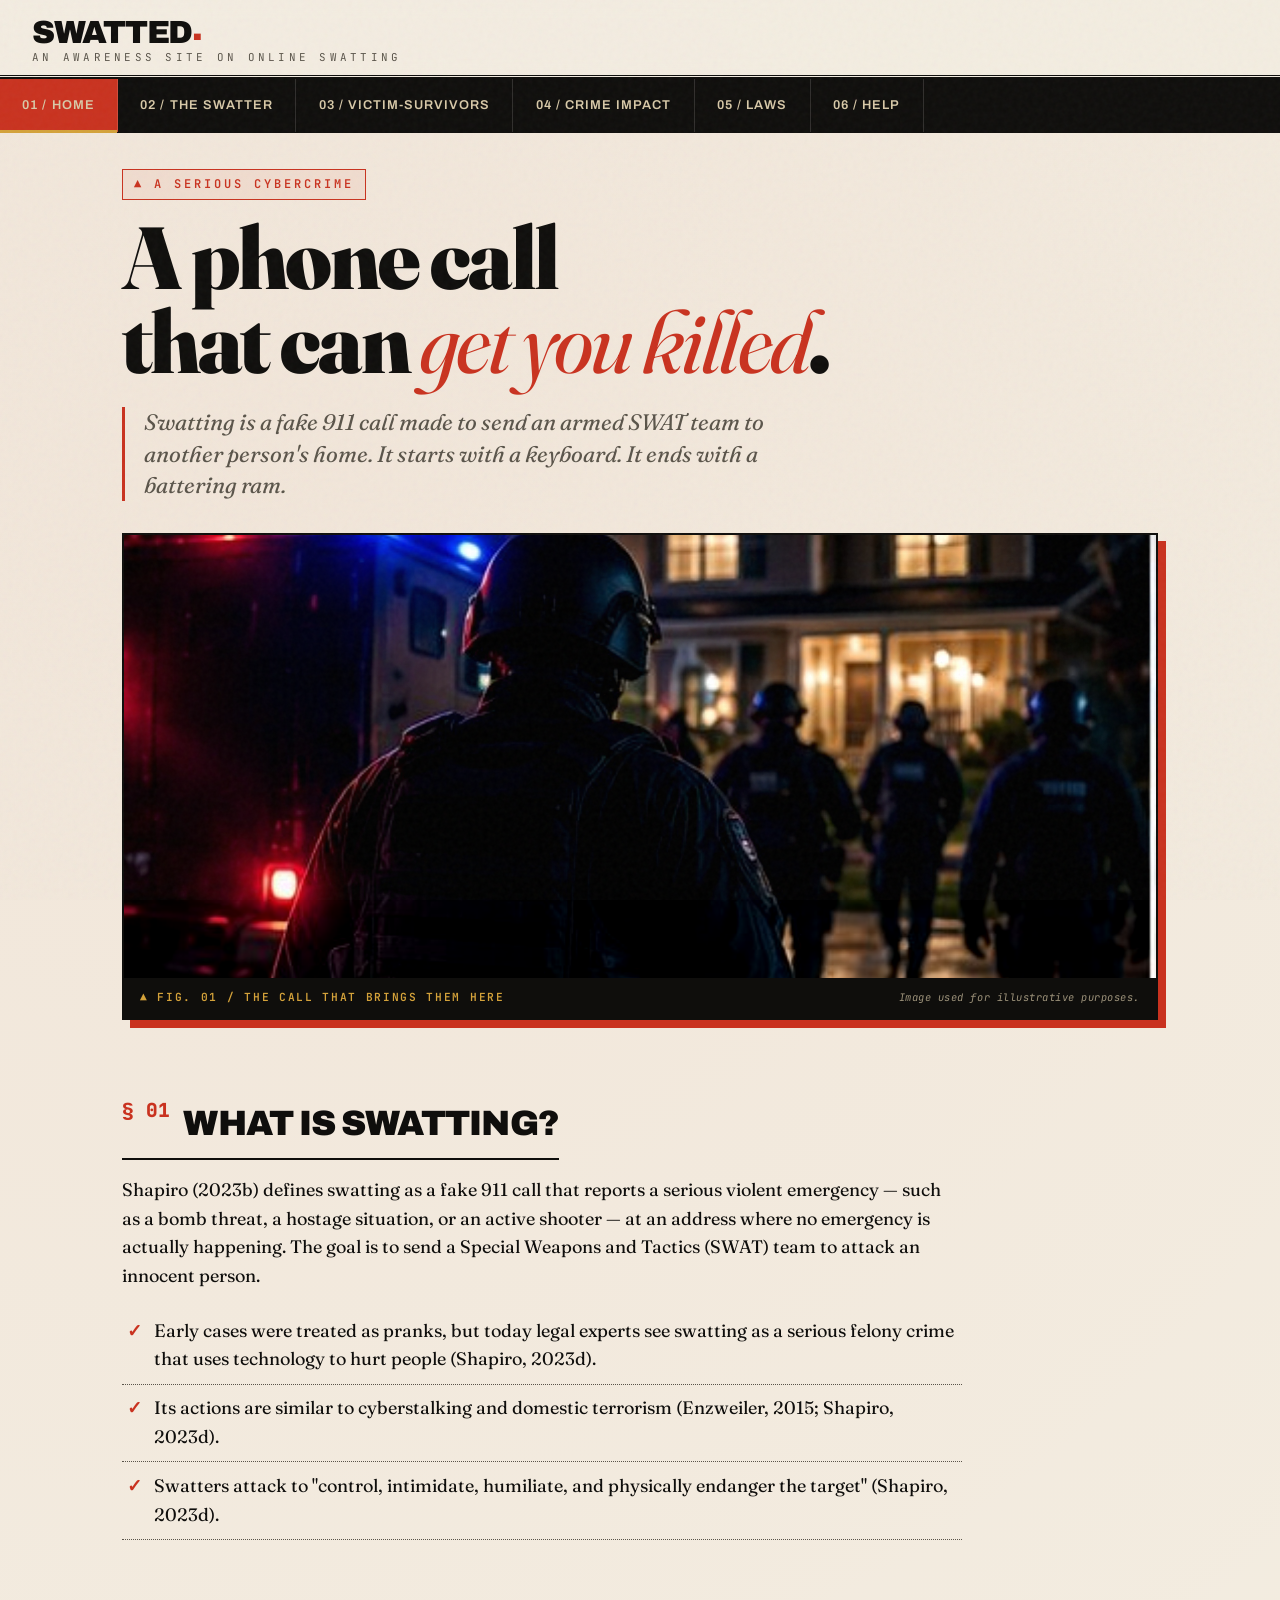
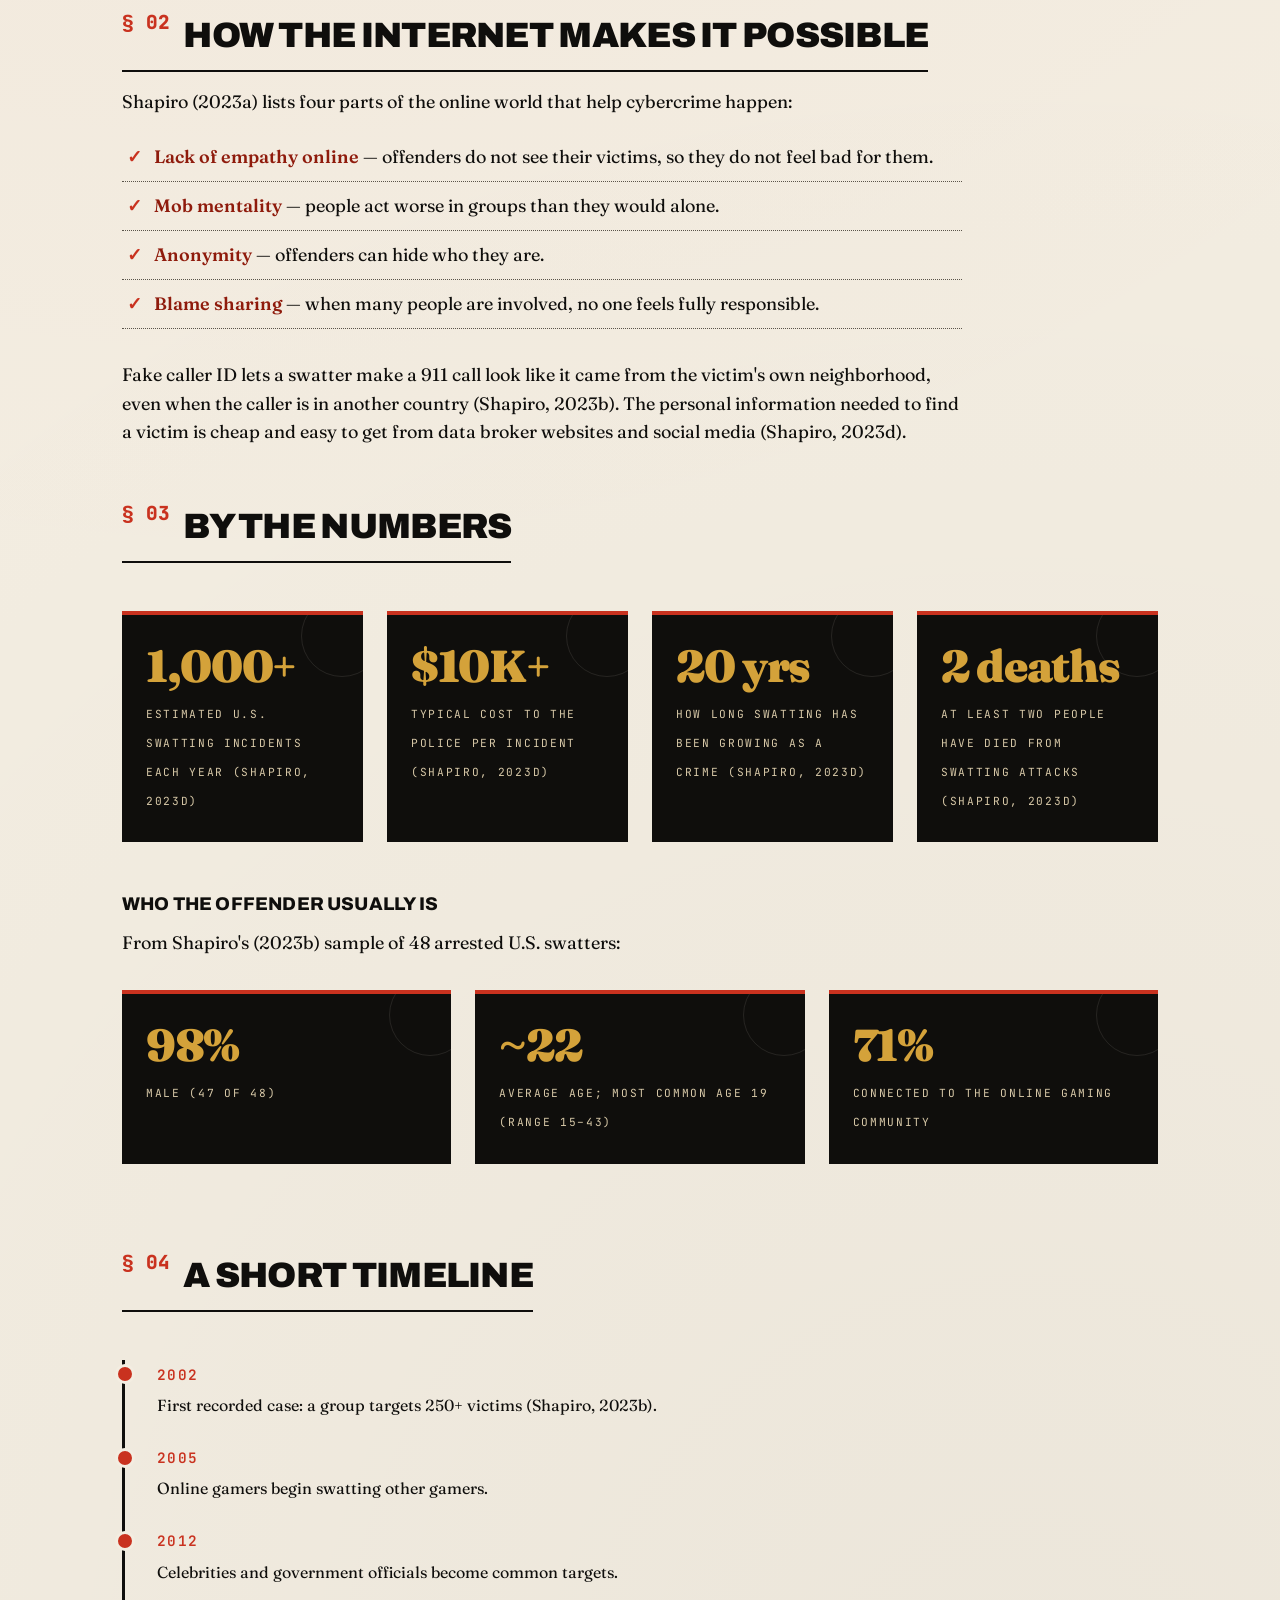
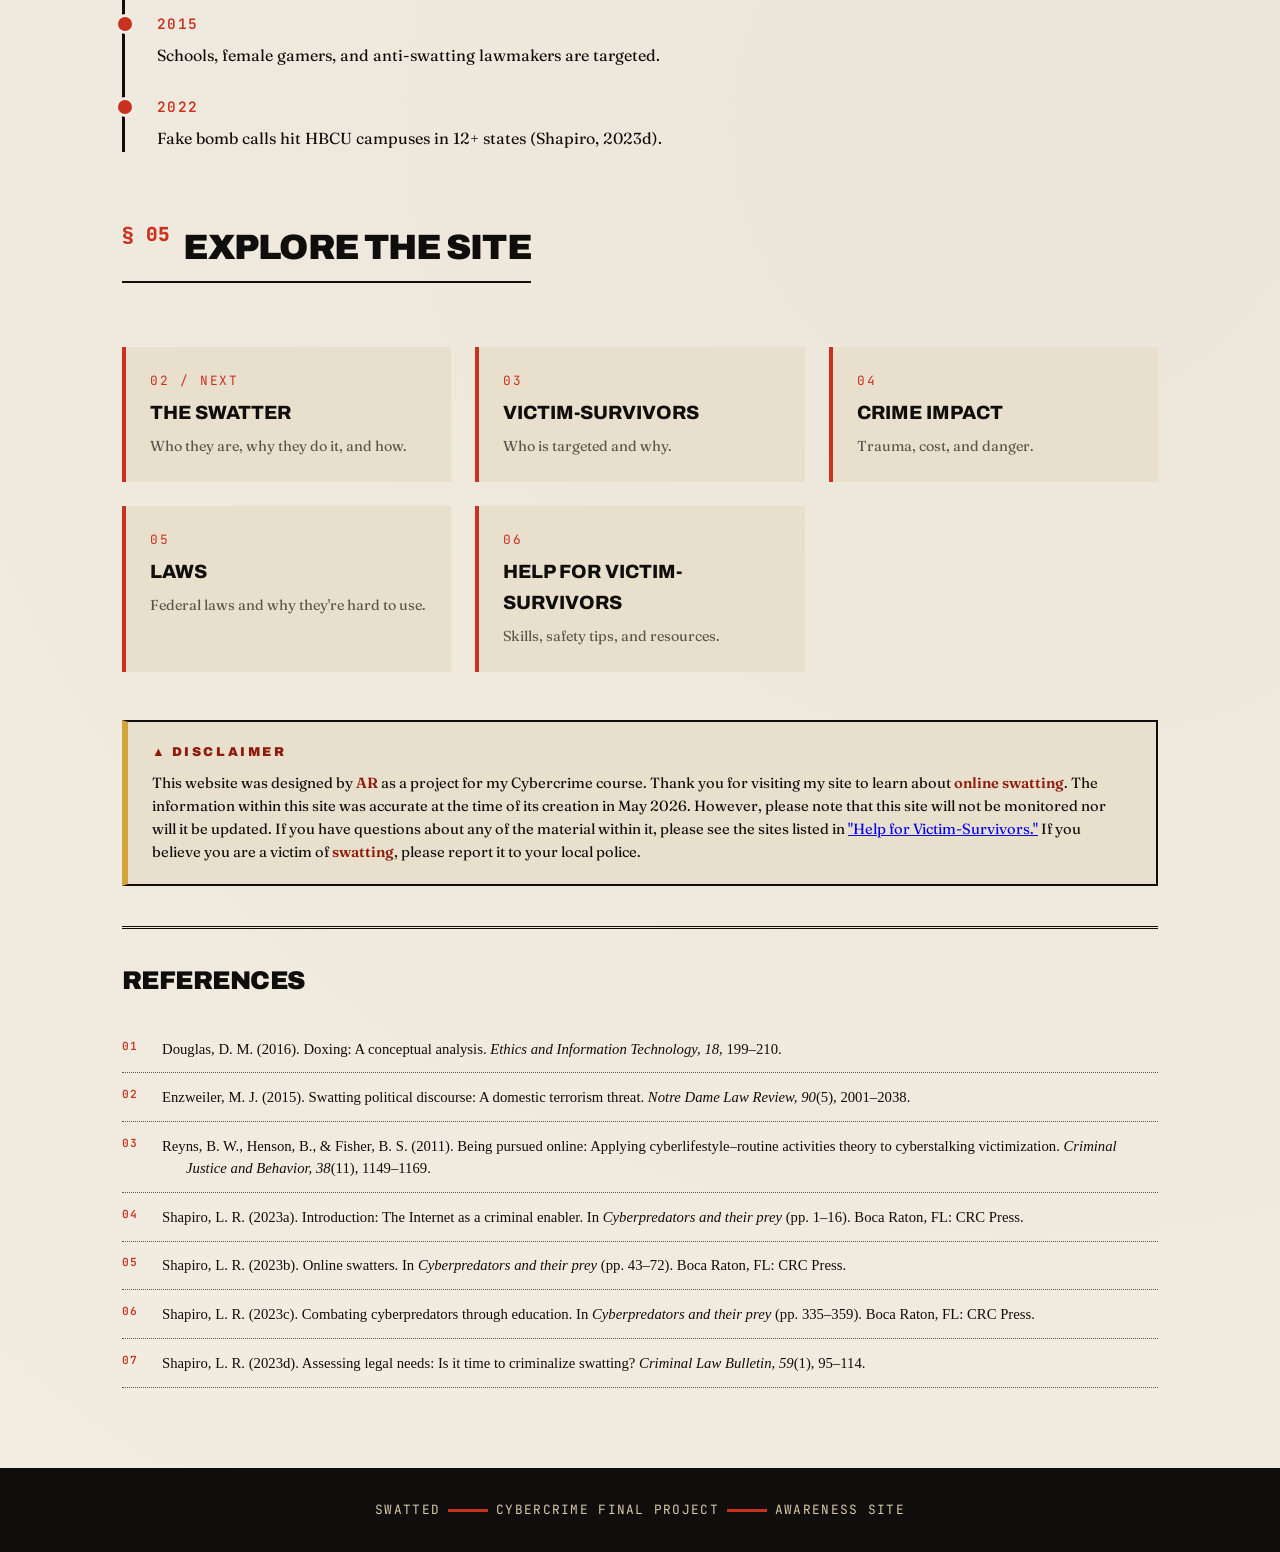
<file: index.html>
<!DOCTYPE html>
<html lang="en">
<head>
<meta charset="UTF-8">
<meta name="viewport" content="width=device-width, initial-scale=1.0">
<title>SWATTED — An Awareness Site on Online Swatting</title>
<link rel="stylesheet" href="styles.css">
</head>
<body>

<header class="masthead">
  <div class="masthead-inner">
    <a href="index.html" class="logo">
      SWATTED<span class="dot">.</span>
      <span class="sub">An awareness site on online swatting</span>
    </a>
  </div>
</header>

<nav class="nav">
  <div class="nav-inner">
    <a href="index.html" class="active">01 / Home</a>
    <a href="swatter.html">02 / The Swatter</a>
    <a href="victims.html">03 / Victim-Survivors</a>
    <a href="impact.html">04 / Crime Impact</a>
    <a href="laws.html">05 / Laws</a>
    <a href="help.html">06 / Help</a>
  </div>
</nav>

<main>

<span class="kicker">▲ A Serious Cybercrime</span>
<h1>A phone call<br>that can <em>get you killed</em>.</h1>
<p class="deck">Swatting is a fake 911 call made to send an armed SWAT team to another person's home. It starts with a keyboard. It ends with a battering ram.</p>

<figure class="hero">
  <img class="hero-art" src="hero-home.png" alt="SWAT officers arriving at a suburban home at night, red and blue lights flashing">
  <figcaption class="hero-caption">
    <span class="tag">▲ FIG. 01 / THE CALL THAT BRINGS THEM HERE</span>
    <span class="note">Image used for illustrative purposes.</span>
  </figcaption>
</figure>

<h2><span class="num">§ 01</span> What Is Swatting?</h2>

<p>Shapiro (2023b) defines swatting as a fake 911 call that reports a serious violent emergency — such as a bomb threat, a hostage situation, or an active shooter — at an address where no emergency is actually happening. The goal is to send a Special Weapons and Tactics (SWAT) team to attack an innocent person.</p>

<ul class="check">
  <li>Early cases were treated as pranks, but today legal experts see swatting as a serious felony crime that uses technology to hurt people (Shapiro, 2023d).</li>
  <li>Its actions are similar to cyberstalking and domestic terrorism (Enzweiler, 2015; Shapiro, 2023d).</li>
  <li>Swatters attack to "control, intimidate, humiliate, and physically endanger the target" (Shapiro, 2023d).</li>
</ul>

<h2><span class="num">§ 02</span> How the Internet Makes It Possible</h2>

<p>Shapiro (2023a) lists four parts of the online world that help cybercrime happen:</p>

<ul class="check">
  <li><strong>Lack of empathy online</strong> — offenders do not see their victims, so they do not feel bad for them.</li>
  <li><strong>Mob mentality</strong> — people act worse in groups than they would alone.</li>
  <li><strong>Anonymity</strong> — offenders can hide who they are.</li>
  <li><strong>Blame sharing</strong> — when many people are involved, no one feels fully responsible.</li>
</ul>

<p>Fake caller ID lets a swatter make a 911 call look like it came from the victim's own neighborhood, even when the caller is in another country (Shapiro, 2023b). The personal information needed to find a victim is cheap and easy to get from data broker websites and social media (Shapiro, 2023d).</p>

<h2><span class="num">§ 03</span> By the Numbers</h2>

<div class="stat-grid">
  <div class="stat">
    <span class="num">1,000+</span>
    <span class="label">Estimated U.S. swatting incidents each year (Shapiro, 2023d)</span>
  </div>
  <div class="stat">
    <span class="num">$10K+</span>
    <span class="label">Typical cost to the police per incident (Shapiro, 2023d)</span>
  </div>
  <div class="stat">
    <span class="num">20 yrs</span>
    <span class="label">How long swatting has been growing as a crime (Shapiro, 2023d)</span>
  </div>
  <div class="stat">
    <span class="num">2 deaths</span>
    <span class="label">At least two people have died from swatting attacks (Shapiro, 2023d)</span>
  </div>
</div>

<h3>Who the Offender Usually Is</h3>

<p>From Shapiro's (2023b) sample of 48 arrested U.S. swatters:</p>

<div class="stat-grid">
  <div class="stat">
    <span class="num">98%</span>
    <span class="label">Male (47 of 48)</span>
  </div>
  <div class="stat">
    <span class="num">~22</span>
    <span class="label">Average age; most common age 19 (range 15–43)</span>
  </div>
  <div class="stat">
    <span class="num">71%</span>
    <span class="label">Connected to the online gaming community</span>
  </div>
</div>

<h2><span class="num">§ 04</span> A Short Timeline</h2>

<div class="timeline">
  <div class="timeline-item">
    <span class="year">2002</span>
    <div class="event">First recorded case: a group targets 250+ victims (Shapiro, 2023b).</div>
  </div>
  <div class="timeline-item">
    <span class="year">2005</span>
    <div class="event">Online gamers begin swatting other gamers.</div>
  </div>
  <div class="timeline-item">
    <span class="year">2012</span>
    <div class="event">Celebrities and government officials become common targets.</div>
  </div>
  <div class="timeline-item">
    <span class="year">2015</span>
    <div class="event">Schools, female gamers, and anti-swatting lawmakers are targeted.</div>
  </div>
  <div class="timeline-item">
    <span class="year">2022</span>
    <div class="event">Fake bomb calls hit HBCU campuses in 12+ states (Shapiro, 2023d).</div>
  </div>
</div>

<h2><span class="num">§ 05</span> Explore the Site</h2>

<div class="tab-intro">
  <a href="swatter.html">
    <span class="tab-num">02 / NEXT</span>
    <div class="tab-title">The Swatter</div>
    <div class="tab-desc">Who they are, why they do it, and how.</div>
  </a>
  <a href="victims.html">
    <span class="tab-num">03</span>
    <div class="tab-title">Victim-Survivors</div>
    <div class="tab-desc">Who is targeted and why.</div>
  </a>
  <a href="impact.html">
    <span class="tab-num">04</span>
    <div class="tab-title">Crime Impact</div>
    <div class="tab-desc">Trauma, cost, and danger.</div>
  </a>
  <a href="laws.html">
    <span class="tab-num">05</span>
    <div class="tab-title">Laws</div>
    <div class="tab-desc">Federal laws and why they're hard to use.</div>
  </a>
  <a href="help.html">
    <span class="tab-num">06</span>
    <div class="tab-title">Help for Victim-Survivors</div>
    <div class="tab-desc">Skills, safety tips, and resources.</div>
  </a>
</div>

<aside class="disclaimer">
  <h4>▲ Disclaimer</h4>
  <p>This website was designed by <strong>AR</strong> as a project for my Cybercrime course. Thank you for visiting my site to learn about <strong>online swatting</strong>. The information within this site was accurate at the time of its creation in May 2026. However, please note that this site will not be monitored nor will it be updated. If you have questions about any of the material within it, please see the sites listed in <a href="help.html">"Help for Victim-Survivors."</a> If you believe you are a victim of <strong>swatting</strong>, please report it to your local police.</p>
</aside>

<section class="references">
  <h2>References</h2>
  <ol>
    <li>Douglas, D. M. (2016). Doxing: A conceptual analysis. <em>Ethics and Information Technology, 18</em>, 199–210.</li>
    <li>Enzweiler, M. J. (2015). Swatting political discourse: A domestic terrorism threat. <em>Notre Dame Law Review, 90</em>(5), 2001–2038.</li>
    <li>Reyns, B. W., Henson, B., &amp; Fisher, B. S. (2011). Being pursued online: Applying cyberlifestyle–routine activities theory to cyberstalking victimization. <em>Criminal Justice and Behavior, 38</em>(11), 1149–1169.</li>
    <li>Shapiro, L. R. (2023a). Introduction: The Internet as a criminal enabler. In <em>Cyberpredators and their prey</em> (pp. 1–16). Boca Raton, FL: CRC Press.</li>
    <li>Shapiro, L. R. (2023b). Online swatters. In <em>Cyberpredators and their prey</em> (pp. 43–72). Boca Raton, FL: CRC Press.</li>
    <li>Shapiro, L. R. (2023c). Combating cyberpredators through education. In <em>Cyberpredators and their prey</em> (pp. 335–359). Boca Raton, FL: CRC Press.</li>
    <li>Shapiro, L. R. (2023d). Assessing legal needs: Is it time to criminalize swatting? <em>Criminal Law Bulletin, 59</em>(1), 95–114.</li>
  </ol>
</section>

</main>

<footer>
  SWATTED<span class="bar"></span>CYBERCRIME FINAL PROJECT<span class="bar"></span>AWARENESS SITE
</footer>

</body>
</html>
</file>
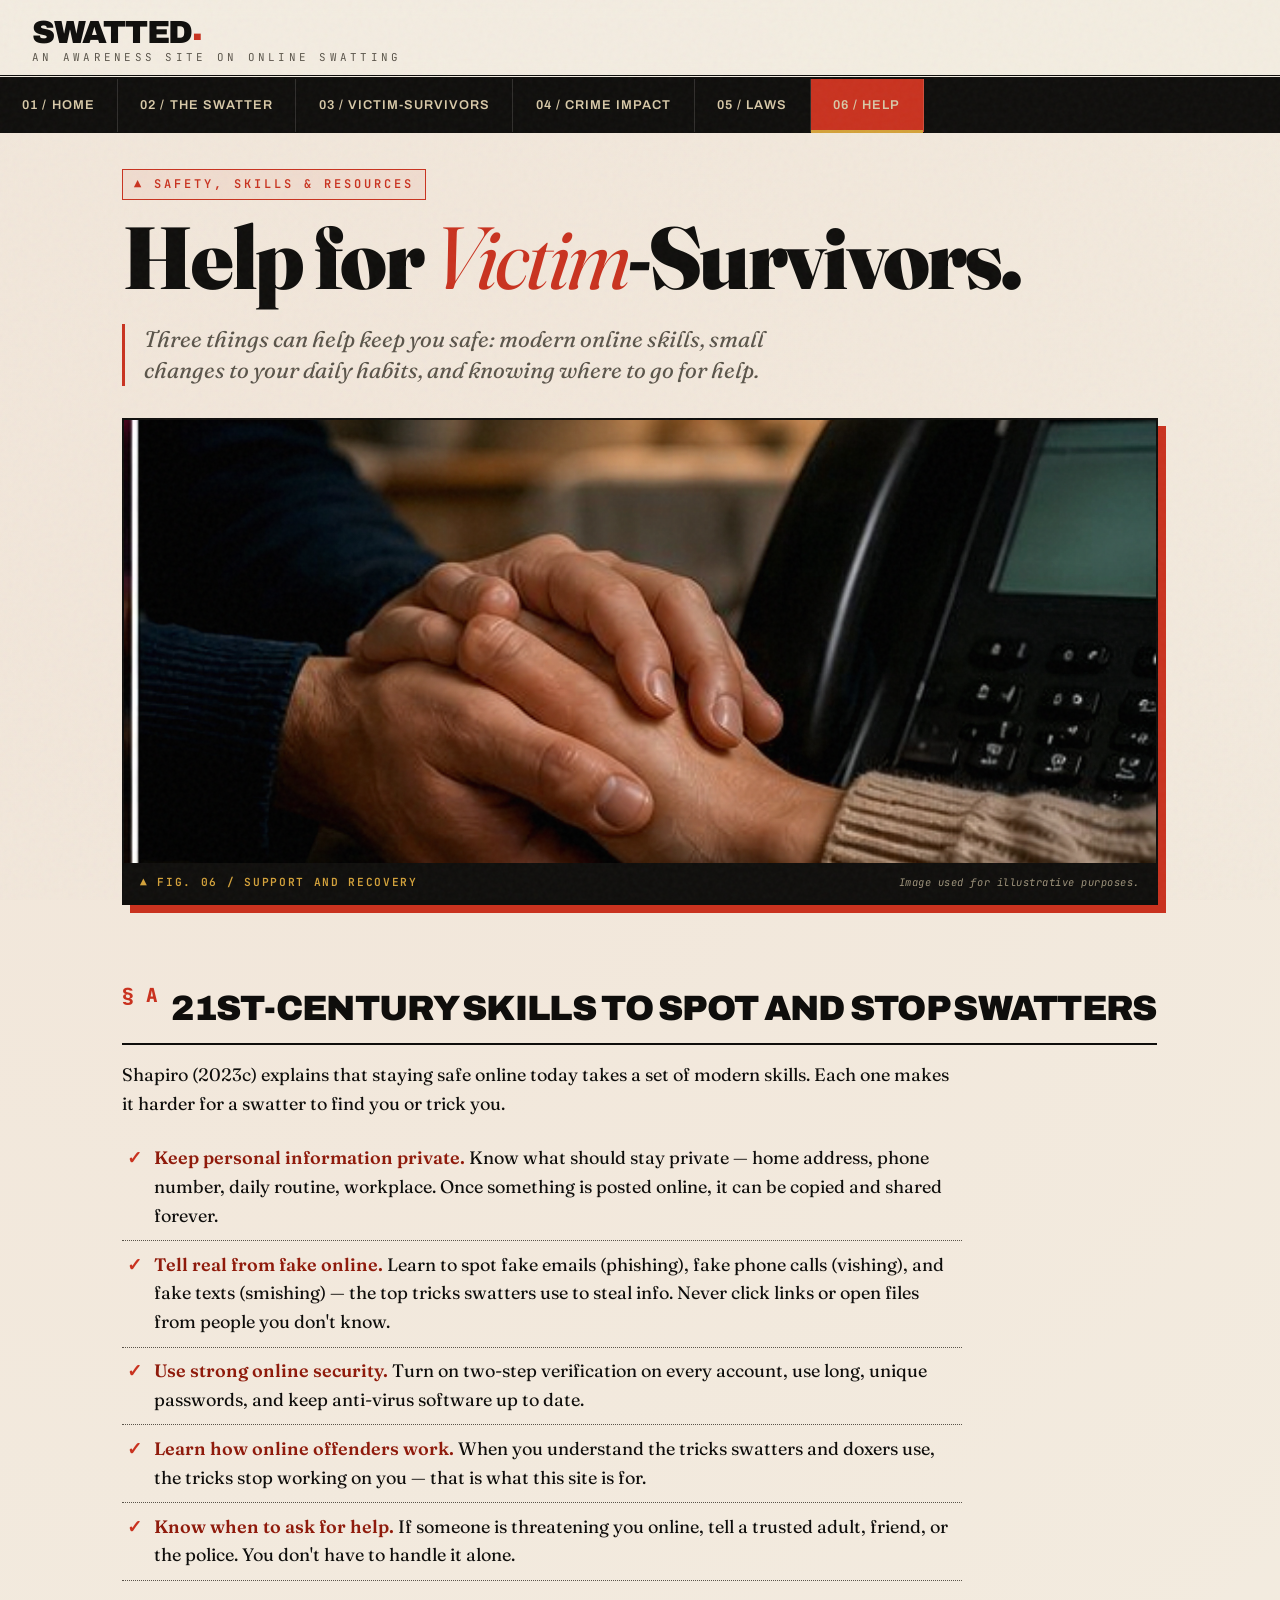
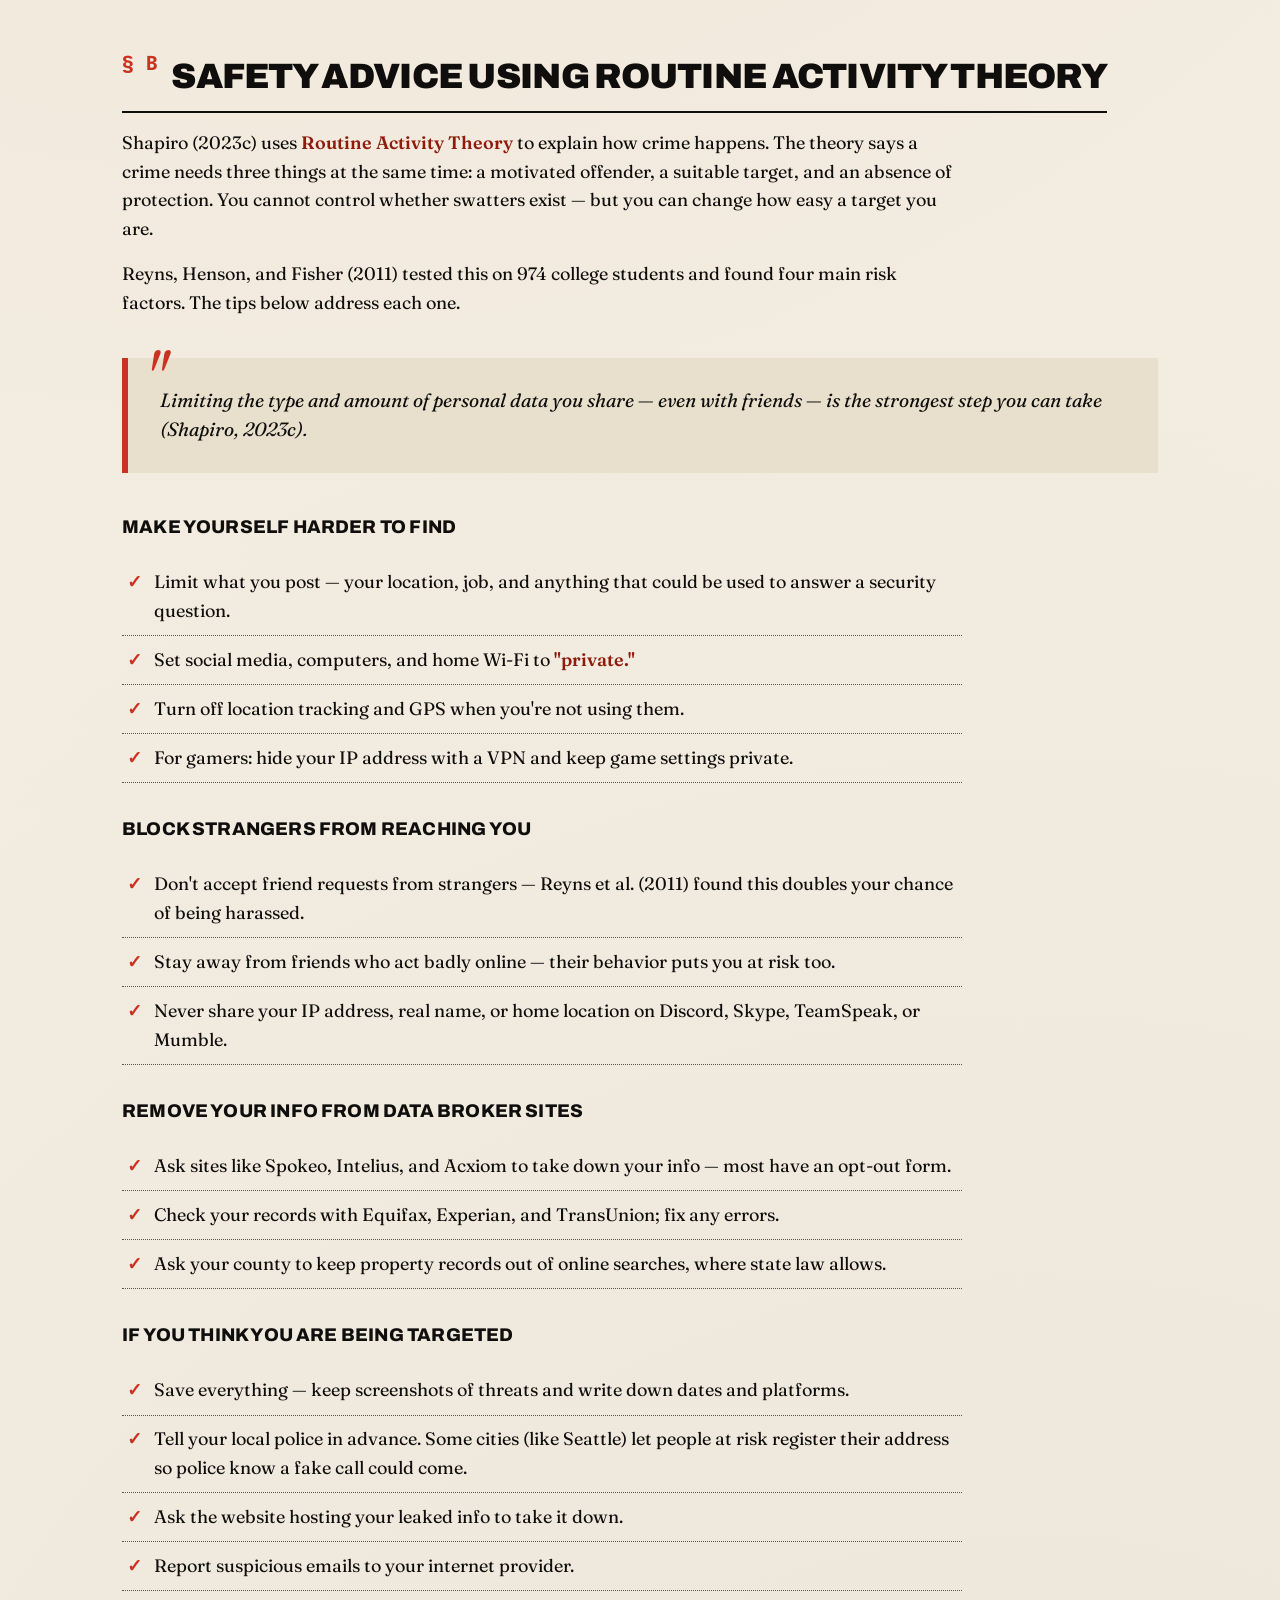
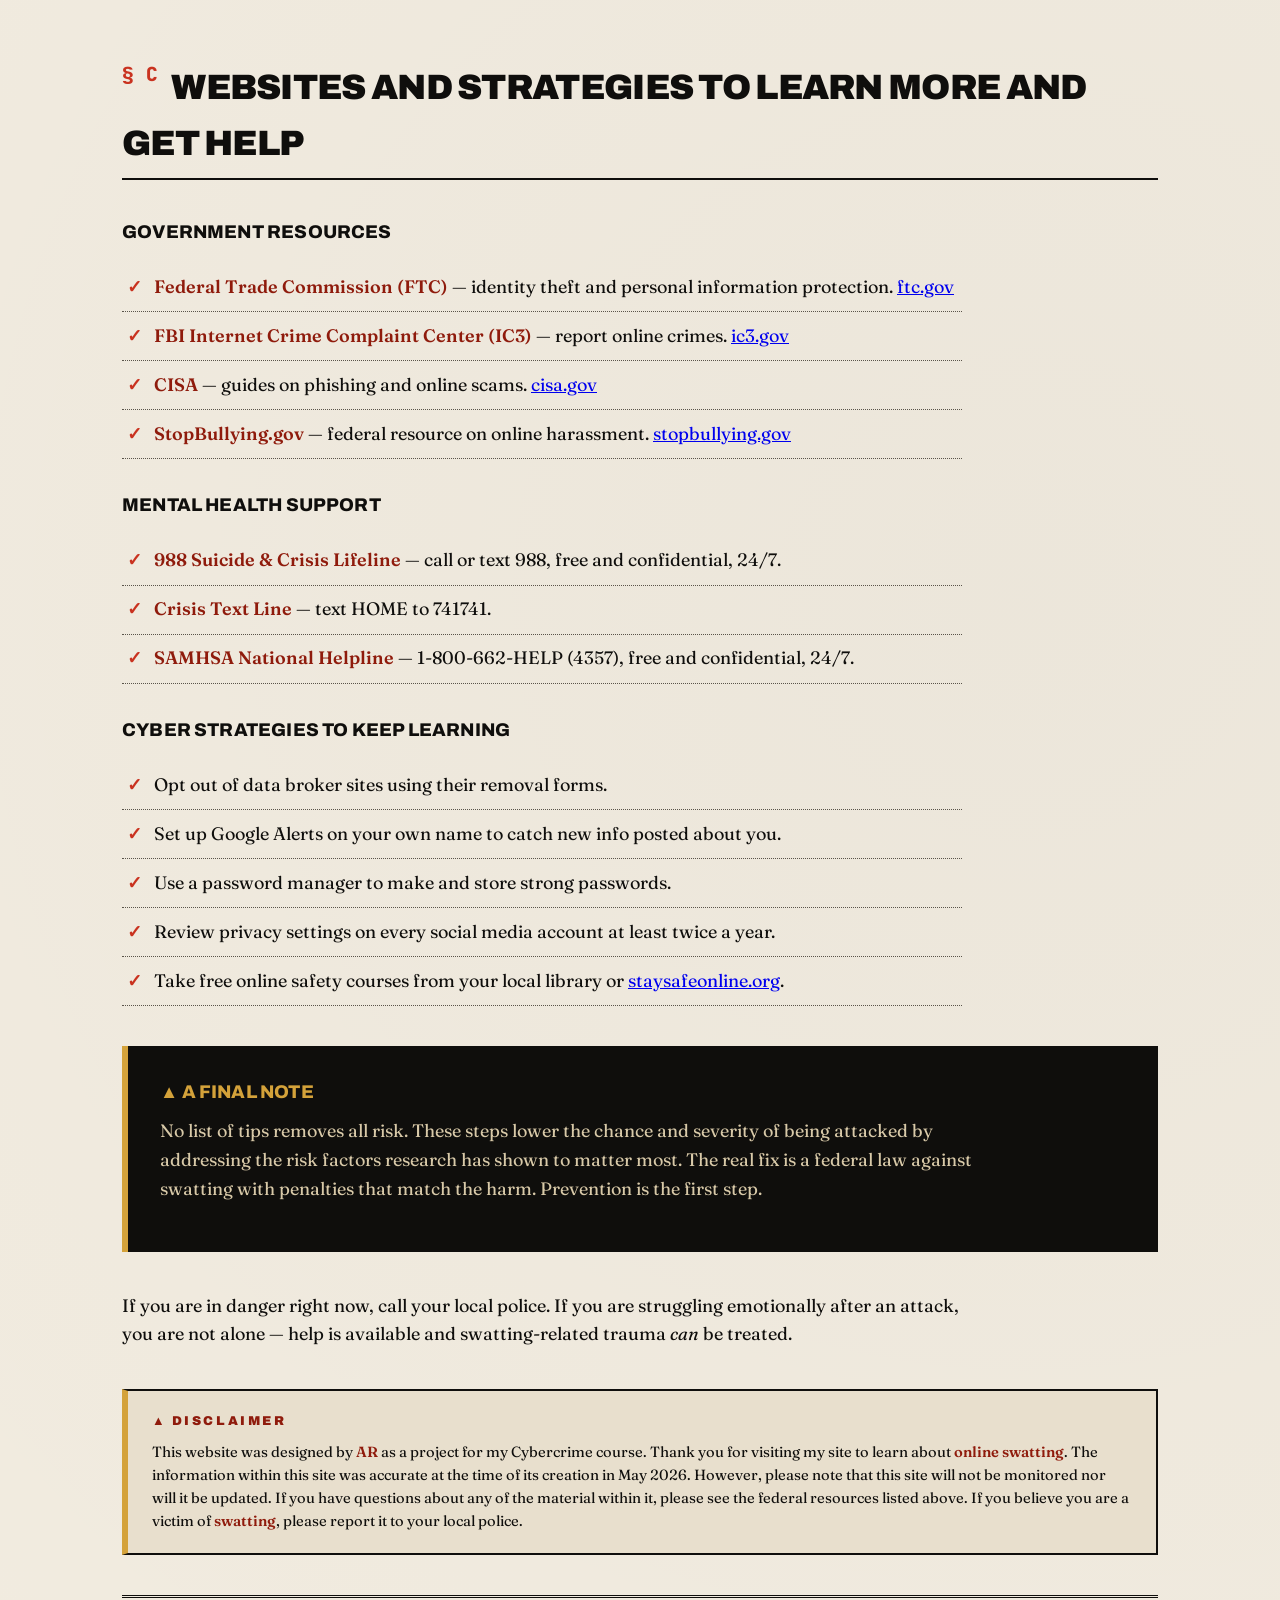
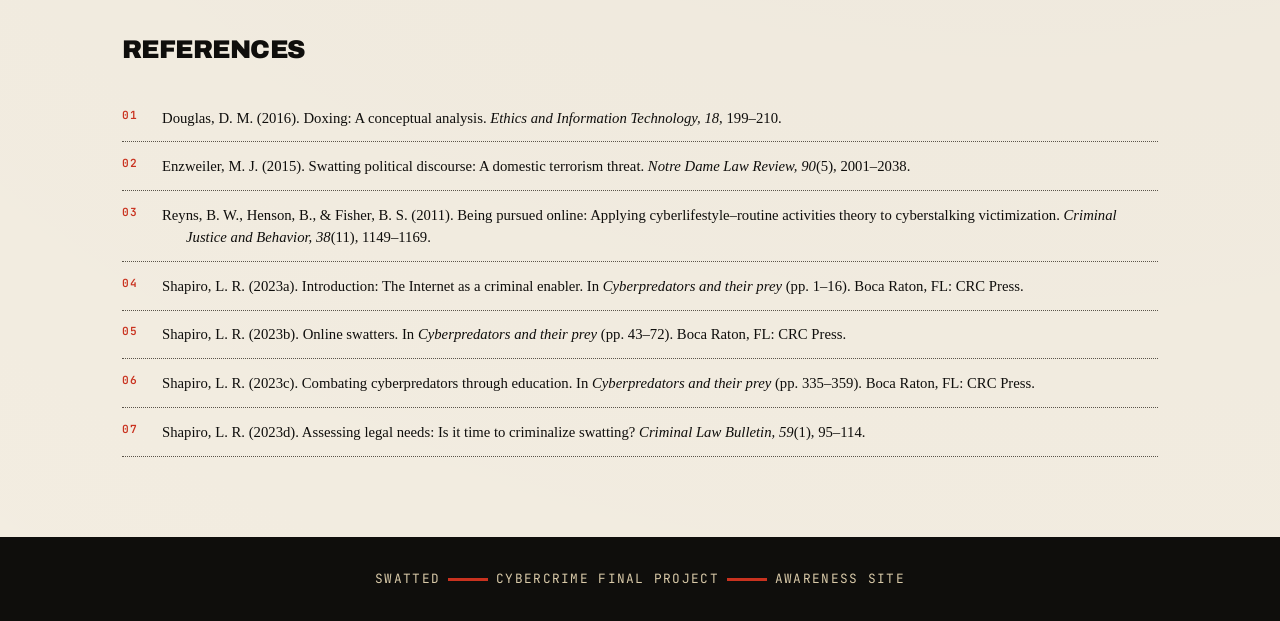
<file: help.html>
<!DOCTYPE html>
<html lang="en">
<head>
<meta charset="UTF-8">
<meta name="viewport" content="width=device-width, initial-scale=1.0">
<title>Help for Victim-Survivors — SWATTED</title>
<link rel="stylesheet" href="styles.css">
</head>
<body>

<header class="masthead">
  <div class="masthead-inner">
    <a href="index.html" class="logo">
      SWATTED<span class="dot">.</span>
      <span class="sub">An awareness site on online swatting</span>
    </a>
  </div>
</header>

<nav class="nav">
  <div class="nav-inner">
    <a href="index.html">01 / Home</a>
    <a href="swatter.html">02 / The Swatter</a>
    <a href="victims.html">03 / Victim-Survivors</a>
    <a href="impact.html">04 / Crime Impact</a>
    <a href="laws.html">05 / Laws</a>
    <a href="help.html" class="active">06 / Help</a>
  </div>
</nav>

<main>

<span class="kicker">▲ Safety, Skills &amp; Resources</span>
<h1>Help for <em>Victim</em>-Survivors.</h1>
<p class="deck">Three things can help keep you safe: modern online skills, small changes to your daily habits, and knowing where to go for help.</p>

<figure class="hero">
  <img class="hero-art" src="hero-help.png" alt="Two people holding hands across a table next to a desk phone, in a warmly lit home setting">
  <figcaption class="hero-caption">
    <span class="tag">▲ FIG. 06 / SUPPORT AND RECOVERY</span>
    <span class="note">Image used for illustrative purposes.</span>
  </figcaption>
</figure>

<h2><span class="num">§ A</span> 21st-Century Skills to Spot and Stop Swatters</h2>

<p>Shapiro (2023c) explains that staying safe online today takes a set of modern skills. Each one makes it harder for a swatter to find you or trick you.</p>

<ul class="check">
  <li><strong>Keep personal information private.</strong> Know what should stay private — home address, phone number, daily routine, workplace. Once something is posted online, it can be copied and shared forever.</li>
  <li><strong>Tell real from fake online.</strong> Learn to spot fake emails (phishing), fake phone calls (vishing), and fake texts (smishing) — the top tricks swatters use to steal info. Never click links or open files from people you don't know.</li>
  <li><strong>Use strong online security.</strong> Turn on two-step verification on every account, use long, unique passwords, and keep anti-virus software up to date.</li>
  <li><strong>Learn how online offenders work.</strong> When you understand the tricks swatters and doxers use, the tricks stop working on you — that is what this site is for.</li>
  <li><strong>Know when to ask for help.</strong> If someone is threatening you online, tell a trusted adult, friend, or the police. You don't have to handle it alone.</li>
</ul>

<h2><span class="num">§ B</span> Safety Advice Using Routine Activity Theory</h2>

<p>Shapiro (2023c) uses <strong>Routine Activity Theory</strong> to explain how crime happens. The theory says a crime needs three things at the same time: a motivated offender, a suitable target, and an absence of protection. You cannot control whether swatters exist — but you can change how easy a target you are.</p>

<p>Reyns, Henson, and Fisher (2011) tested this on 974 college students and found four main risk factors. The tips below address each one.</p>

<div class="pull">
  Limiting the type and amount of personal data you share — even with friends — is the strongest step you can take (Shapiro, 2023c).
</div>

<h3>Make Yourself Harder to Find</h3>
<ul class="check">
  <li>Limit what you post — your location, job, and anything that could be used to answer a security question.</li>
  <li>Set social media, computers, and home Wi-Fi to <strong>"private."</strong></li>
  <li>Turn off location tracking and GPS when you're not using them.</li>
  <li>For gamers: hide your IP address with a VPN and keep game settings private.</li>
</ul>

<h3>Block Strangers from Reaching You</h3>
<ul class="check">
  <li>Don't accept friend requests from strangers — Reyns et al. (2011) found this doubles your chance of being harassed.</li>
  <li>Stay away from friends who act badly online — their behavior puts you at risk too.</li>
  <li>Never share your IP address, real name, or home location on Discord, Skype, TeamSpeak, or Mumble.</li>
</ul>

<h3>Remove Your Info From Data Broker Sites</h3>
<ul class="check">
  <li>Ask sites like Spokeo, Intelius, and Acxiom to take down your info — most have an opt-out form.</li>
  <li>Check your records with Equifax, Experian, and TransUnion; fix any errors.</li>
  <li>Ask your county to keep property records out of online searches, where state law allows.</li>
</ul>

<h3>If You Think You Are Being Targeted</h3>
<ul class="check">
  <li>Save everything — keep screenshots of threats and write down dates and platforms.</li>
  <li>Tell your local police in advance. Some cities (like Seattle) let people at risk register their address so police know a fake call could come.</li>
  <li>Ask the website hosting your leaked info to take it down.</li>
  <li>Report suspicious emails to your internet provider.</li>
</ul>

<h2><span class="num">§ C</span> Websites and Strategies to Learn More and Get Help</h2>

<h3>Government Resources</h3>
<ul class="check">
  <li><strong>Federal Trade Commission (FTC)</strong> — identity theft and personal information protection. <a href="https://www.ftc.gov/" target="_blank" rel="noopener">ftc.gov</a></li>
  <li><strong>FBI Internet Crime Complaint Center (IC3)</strong> — report online crimes. <a href="https://www.ic3.gov/" target="_blank" rel="noopener">ic3.gov</a></li>
  <li><strong>CISA</strong> — guides on phishing and online scams. <a href="https://www.cisa.gov/" target="_blank" rel="noopener">cisa.gov</a></li>
  <li><strong>StopBullying.gov</strong> — federal resource on online harassment. <a href="https://www.stopbullying.gov/" target="_blank" rel="noopener">stopbullying.gov</a></li>
</ul>

<h3>Mental Health Support</h3>
<ul class="check">
  <li><strong>988 Suicide &amp; Crisis Lifeline</strong> — call or text 988, free and confidential, 24/7.</li>
  <li><strong>Crisis Text Line</strong> — text HOME to 741741.</li>
  <li><strong>SAMHSA National Helpline</strong> — 1-800-662-HELP (4357), free and confidential, 24/7.</li>
</ul>

<h3>Cyber Strategies to Keep Learning</h3>
<ul class="check">
  <li>Opt out of data broker sites using their removal forms.</li>
  <li>Set up Google Alerts on your own name to catch new info posted about you.</li>
  <li>Use a password manager to make and store strong passwords.</li>
  <li>Review privacy settings on every social media account at least twice a year.</li>
  <li>Take free online safety courses from your local library or <a href="https://staysafeonline.org/" target="_blank" rel="noopener">staysafeonline.org</a>.</li>
</ul>

<div class="warning">
  <h3>▲ A final note</h3>
  <p>No list of tips removes all risk. These steps lower the chance and severity of being attacked by addressing the risk factors research has shown to matter most. The real fix is a federal law against swatting with penalties that match the harm. Prevention is the first step.</p>
</div>

<p>If you are in danger right now, call your local police. If you are struggling emotionally after an attack, you are not alone — help is available and swatting-related trauma <em>can</em> be treated.</p>

<aside class="disclaimer">
  <h4>▲ Disclaimer</h4>
  <p>This website was designed by <strong>AR</strong> as a project for my Cybercrime course. Thank you for visiting my site to learn about <strong>online swatting</strong>. The information within this site was accurate at the time of its creation in May 2026. However, please note that this site will not be monitored nor will it be updated. If you have questions about any of the material within it, please see the federal resources listed above. If you believe you are a victim of <strong>swatting</strong>, please report it to your local police.</p>
</aside>

<section class="references">
  <h2>References</h2>
  <ol>
    <li>Douglas, D. M. (2016). Doxing: A conceptual analysis. <em>Ethics and Information Technology, 18</em>, 199–210.</li>
    <li>Enzweiler, M. J. (2015). Swatting political discourse: A domestic terrorism threat. <em>Notre Dame Law Review, 90</em>(5), 2001–2038.</li>
    <li>Reyns, B. W., Henson, B., &amp; Fisher, B. S. (2011). Being pursued online: Applying cyberlifestyle–routine activities theory to cyberstalking victimization. <em>Criminal Justice and Behavior, 38</em>(11), 1149–1169.</li>
    <li>Shapiro, L. R. (2023a). Introduction: The Internet as a criminal enabler. In <em>Cyberpredators and their prey</em> (pp. 1–16). Boca Raton, FL: CRC Press.</li>
    <li>Shapiro, L. R. (2023b). Online swatters. In <em>Cyberpredators and their prey</em> (pp. 43–72). Boca Raton, FL: CRC Press.</li>
    <li>Shapiro, L. R. (2023c). Combating cyberpredators through education. In <em>Cyberpredators and their prey</em> (pp. 335–359). Boca Raton, FL: CRC Press.</li>
    <li>Shapiro, L. R. (2023d). Assessing legal needs: Is it time to criminalize swatting? <em>Criminal Law Bulletin, 59</em>(1), 95–114.</li>
  </ol>
</section>

</main>

<footer>
  SWATTED<span class="bar"></span>CYBERCRIME FINAL PROJECT<span class="bar"></span>AWARENESS SITE
</footer>

</body>
</html>
</file>
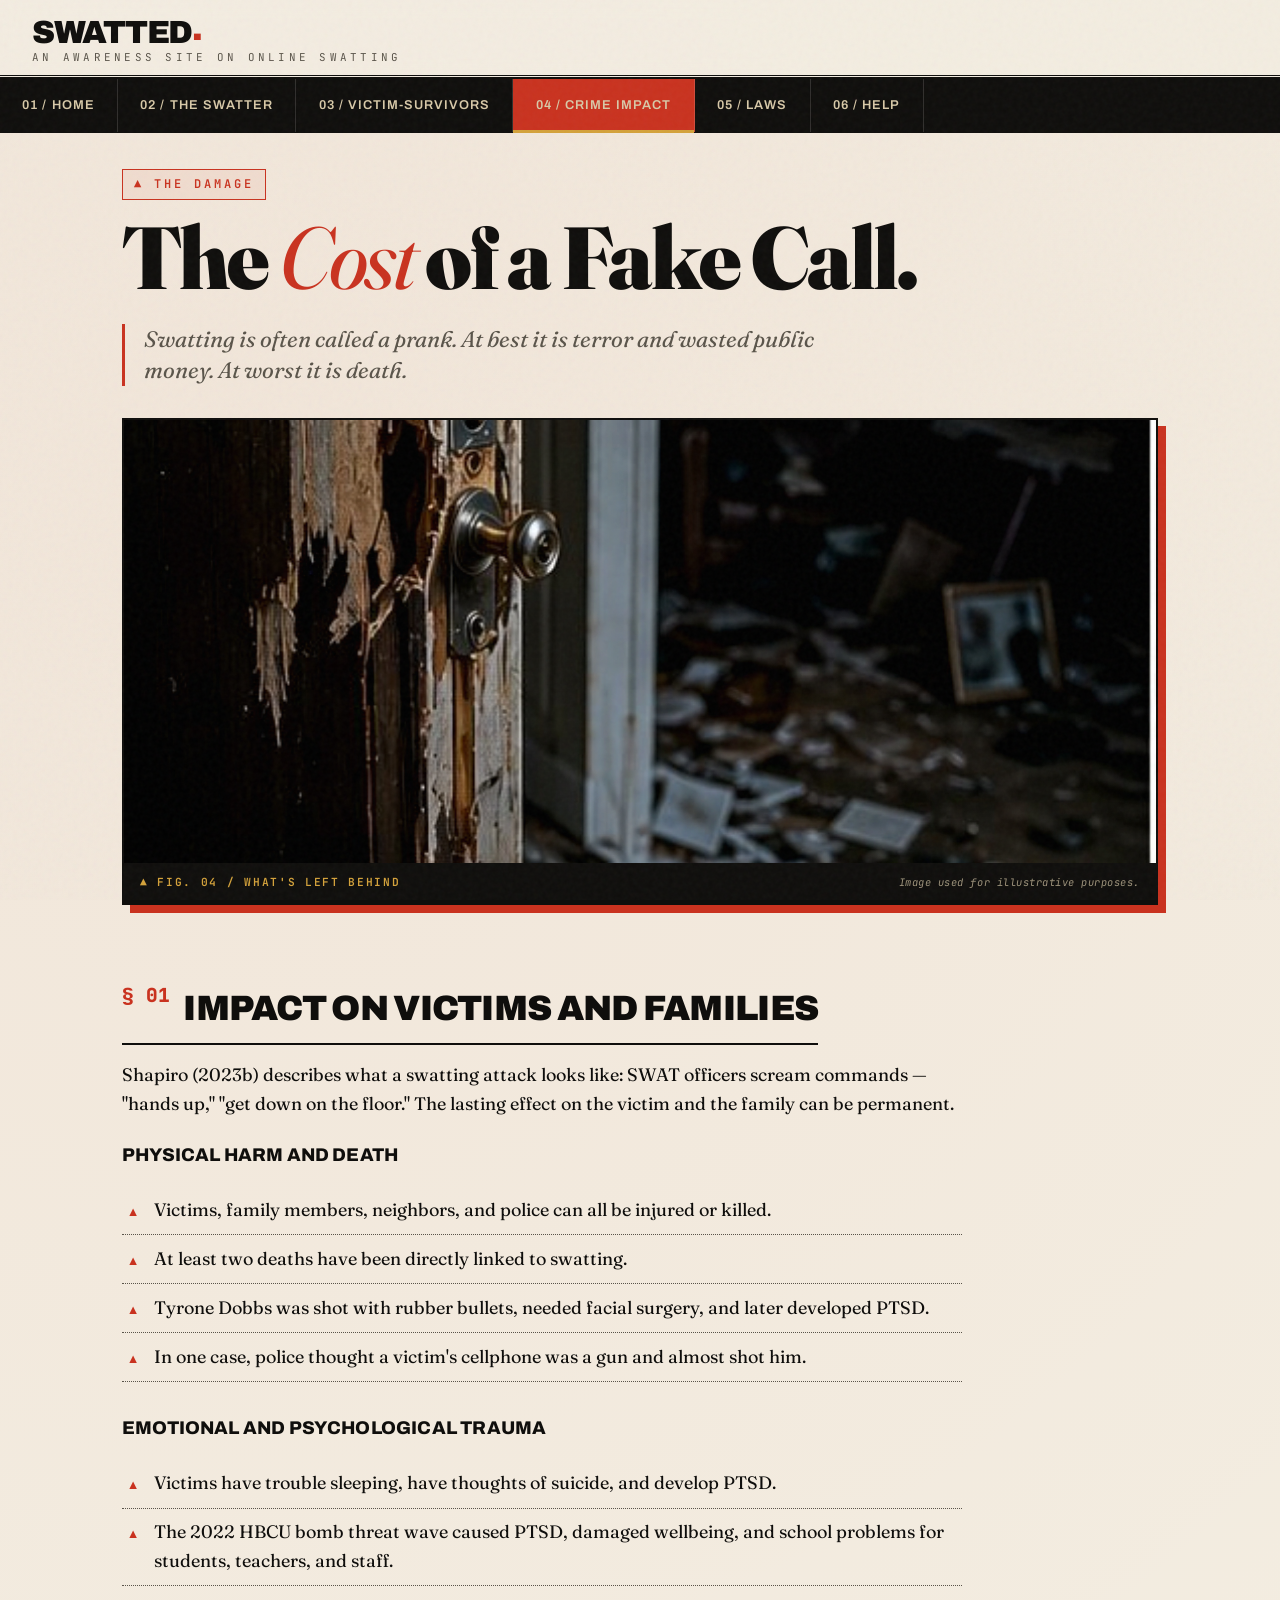
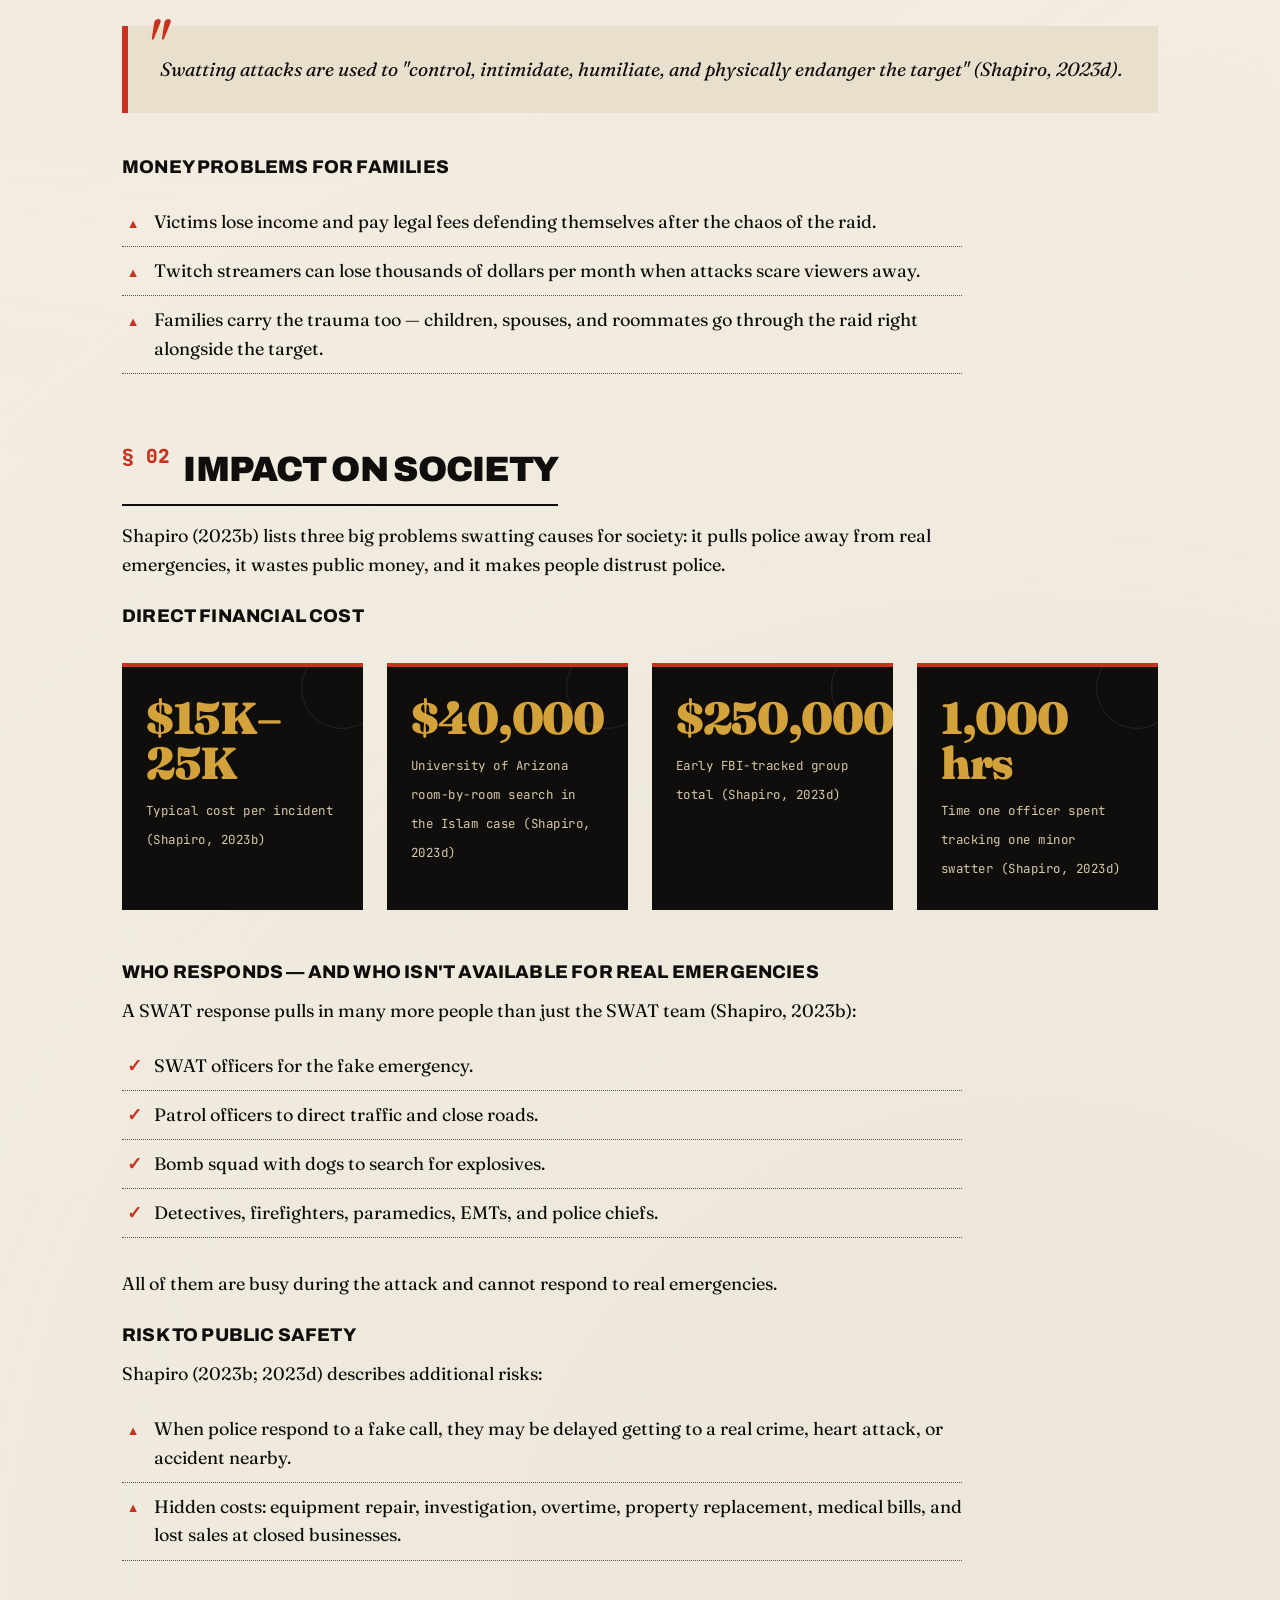
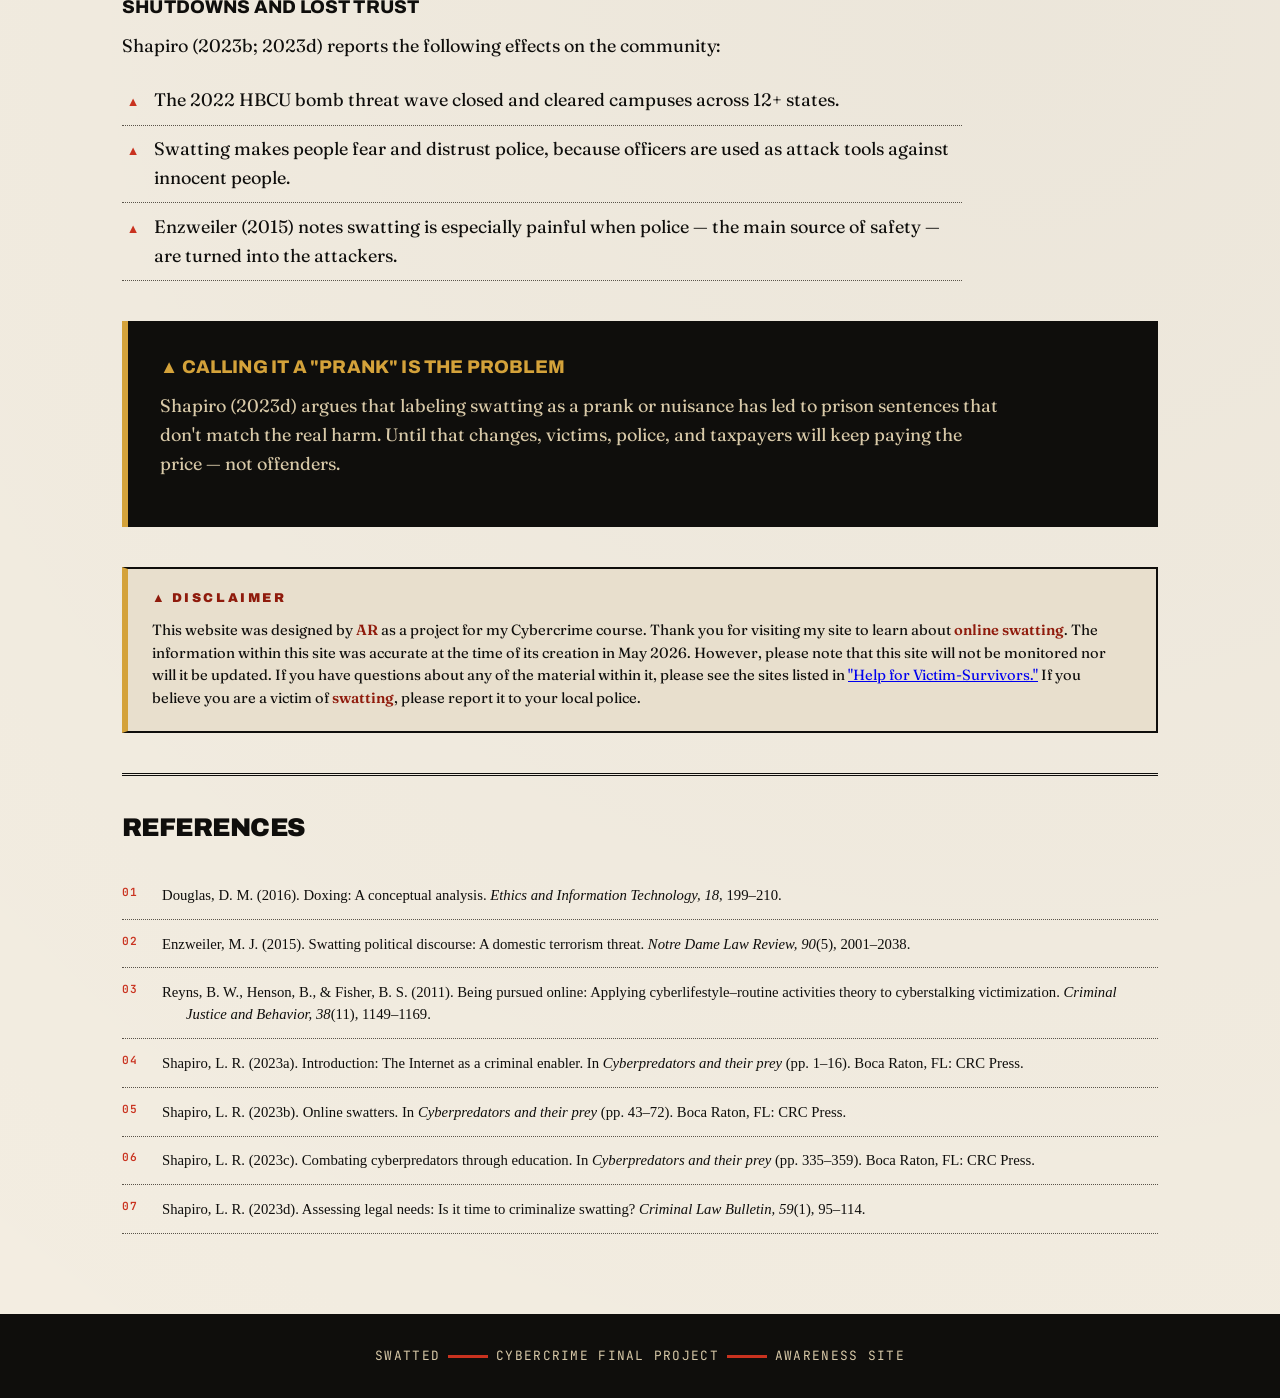
<file: impact.html>
<!DOCTYPE html>
<html lang="en">
<head>
<meta charset="UTF-8">
<meta name="viewport" content="width=device-width, initial-scale=1.0">
<title>Crime Impact — SWATTED</title>
<link rel="stylesheet" href="styles.css">
</head>
<body>

<header class="masthead">
  <div class="masthead-inner">
    <a href="index.html" class="logo">
      SWATTED<span class="dot">.</span>
      <span class="sub">An awareness site on online swatting</span>
    </a>
  </div>
</header>

<nav class="nav">
  <div class="nav-inner">
    <a href="index.html">01 / Home</a>
    <a href="swatter.html">02 / The Swatter</a>
    <a href="victims.html">03 / Victim-Survivors</a>
    <a href="impact.html" class="active">04 / Crime Impact</a>
    <a href="laws.html">05 / Laws</a>
    <a href="help.html">06 / Help</a>
  </div>
</nav>

<main>

<span class="kicker">▲ The Damage</span>
<h1>The <em>Cost</em> of a Fake Call.</h1>
<p class="deck">Swatting is often called a prank. At best it is terror and wasted public money. At worst it is death.</p>

<figure class="hero">
  <img class="hero-art" src="hero-impact.png" alt="A splintered, damaged door of a home, with debris scattered across the floor inside">
  <figcaption class="hero-caption">
    <span class="tag">▲ FIG. 04 / WHAT'S LEFT BEHIND</span>
    <span class="note">Image used for illustrative purposes.</span>
  </figcaption>
</figure>

<h2><span class="num">§ 01</span> Impact on Victims and Families</h2>

<p>Shapiro (2023b) describes what a swatting attack looks like: SWAT officers scream commands — "hands up," "get down on the floor." The lasting effect on the victim and the family can be permanent.</p>

<h3>Physical Harm and Death</h3>
<ul class="alert">
  <li>Victims, family members, neighbors, and police can all be injured or killed.</li>
  <li>At least two deaths have been directly linked to swatting.</li>
  <li>Tyrone Dobbs was shot with rubber bullets, needed facial surgery, and later developed PTSD.</li>
  <li>In one case, police thought a victim's cellphone was a gun and almost shot him.</li>
</ul>

<h3>Emotional and Psychological Trauma</h3>
<ul class="alert">
  <li>Victims have trouble sleeping, have thoughts of suicide, and develop PTSD.</li>
  <li>The 2022 HBCU bomb threat wave caused PTSD, damaged wellbeing, and school problems for students, teachers, and staff.</li>
</ul>

<div class="pull">
  Swatting attacks are used to "control, intimidate, humiliate, and physically endanger the target" (Shapiro, 2023d).
</div>

<h3>Money Problems for Families</h3>
<ul class="alert">
  <li>Victims lose income and pay legal fees defending themselves after the chaos of the raid.</li>
  <li>Twitch streamers can lose thousands of dollars per month when attacks scare viewers away.</li>
  <li>Families carry the trauma too — children, spouses, and roommates go through the raid right alongside the target.</li>
</ul>

<h2><span class="num">§ 02</span> Impact on Society</h2>

<p>Shapiro (2023b) lists three big problems swatting causes for society: it pulls police away from real emergencies, it wastes public money, and it makes people distrust police.</p>

<h3>Direct Financial Cost</h3>

<div class="stat-grid natural-case">
  <div class="stat">
    <span class="num">$15K–25K</span>
    <span class="label">Typical cost per incident (Shapiro, 2023b)</span>
  </div>
  <div class="stat">
    <span class="num">$40,000</span>
    <span class="label">University of Arizona room-by-room search in the Islam case (Shapiro, 2023d)</span>
  </div>
  <div class="stat">
    <span class="num">$250,000</span>
    <span class="label">Early FBI-tracked group total (Shapiro, 2023d)</span>
  </div>
  <div class="stat">
    <span class="num">1,000 hrs</span>
    <span class="label">Time one officer spent tracking one minor swatter (Shapiro, 2023d)</span>
  </div>
</div>

<h3>Who Responds — and Who Isn't Available for Real Emergencies</h3>
<p>A SWAT response pulls in many more people than just the SWAT team (Shapiro, 2023b):</p>
<ul class="check">
  <li>SWAT officers for the fake emergency.</li>
  <li>Patrol officers to direct traffic and close roads.</li>
  <li>Bomb squad with dogs to search for explosives.</li>
  <li>Detectives, firefighters, paramedics, EMTs, and police chiefs.</li>
</ul>
<p>All of them are busy during the attack and cannot respond to real emergencies.</p>

<h3>Risk to Public Safety</h3>
<p>Shapiro (2023b; 2023d) describes additional risks:</p>
<ul class="alert">
  <li>When police respond to a fake call, they may be delayed getting to a real crime, heart attack, or accident nearby.</li>
  <li>Hidden costs: equipment repair, investigation, overtime, property replacement, medical bills, and lost sales at closed businesses.</li>
</ul>

<h3>Shutdowns and Lost Trust</h3>
<p>Shapiro (2023b; 2023d) reports the following effects on the community:</p>
<ul class="alert">
  <li>The 2022 HBCU bomb threat wave closed and cleared campuses across 12+ states.</li>
  <li>Swatting makes people fear and distrust police, because officers are used as attack tools against innocent people.</li>
  <li>Enzweiler (2015) notes swatting is especially painful when police — the main source of safety — are turned into the attackers.</li>
</ul>

<div class="warning">
  <h3>▲ Calling it a "prank" is the problem</h3>
  <p>Shapiro (2023d) argues that labeling swatting as a prank or nuisance has led to prison sentences that don't match the real harm. Until that changes, victims, police, and taxpayers will keep paying the price — not offenders.</p>
</div>

<aside class="disclaimer">
  <h4>▲ Disclaimer</h4>
  <p>This website was designed by <strong>AR</strong> as a project for my Cybercrime course. Thank you for visiting my site to learn about <strong>online swatting</strong>. The information within this site was accurate at the time of its creation in May 2026. However, please note that this site will not be monitored nor will it be updated. If you have questions about any of the material within it, please see the sites listed in <a href="help.html">"Help for Victim-Survivors."</a> If you believe you are a victim of <strong>swatting</strong>, please report it to your local police.</p>
</aside>

<section class="references">
  <h2>References</h2>
  <ol>
    <li>Douglas, D. M. (2016). Doxing: A conceptual analysis. <em>Ethics and Information Technology, 18</em>, 199–210.</li>
    <li>Enzweiler, M. J. (2015). Swatting political discourse: A domestic terrorism threat. <em>Notre Dame Law Review, 90</em>(5), 2001–2038.</li>
    <li>Reyns, B. W., Henson, B., &amp; Fisher, B. S. (2011). Being pursued online: Applying cyberlifestyle–routine activities theory to cyberstalking victimization. <em>Criminal Justice and Behavior, 38</em>(11), 1149–1169.</li>
    <li>Shapiro, L. R. (2023a). Introduction: The Internet as a criminal enabler. In <em>Cyberpredators and their prey</em> (pp. 1–16). Boca Raton, FL: CRC Press.</li>
    <li>Shapiro, L. R. (2023b). Online swatters. In <em>Cyberpredators and their prey</em> (pp. 43–72). Boca Raton, FL: CRC Press.</li>
    <li>Shapiro, L. R. (2023c). Combating cyberpredators through education. In <em>Cyberpredators and their prey</em> (pp. 335–359). Boca Raton, FL: CRC Press.</li>
    <li>Shapiro, L. R. (2023d). Assessing legal needs: Is it time to criminalize swatting? <em>Criminal Law Bulletin, 59</em>(1), 95–114.</li>
  </ol>
</section>

</main>

<footer>
  SWATTED<span class="bar"></span>CYBERCRIME FINAL PROJECT<span class="bar"></span>AWARENESS SITE
</footer>

</body>
</html>
</file>
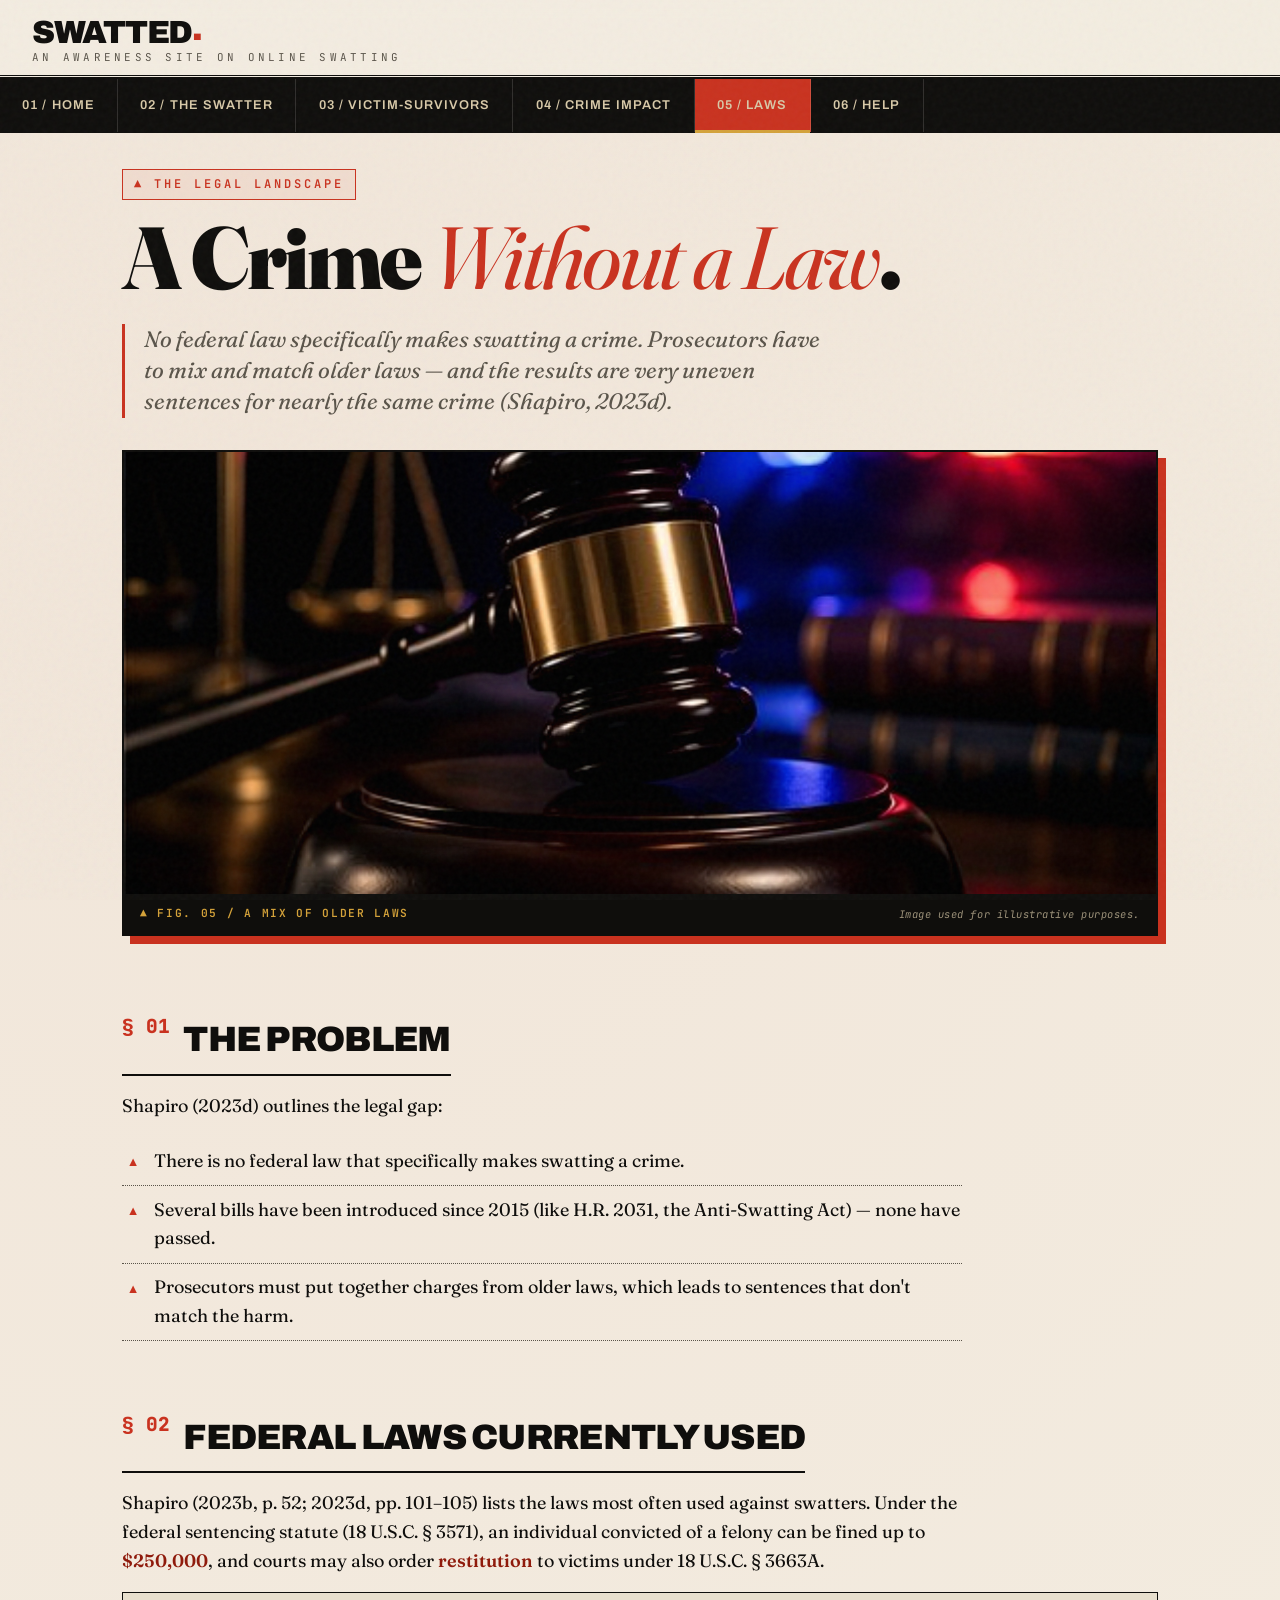
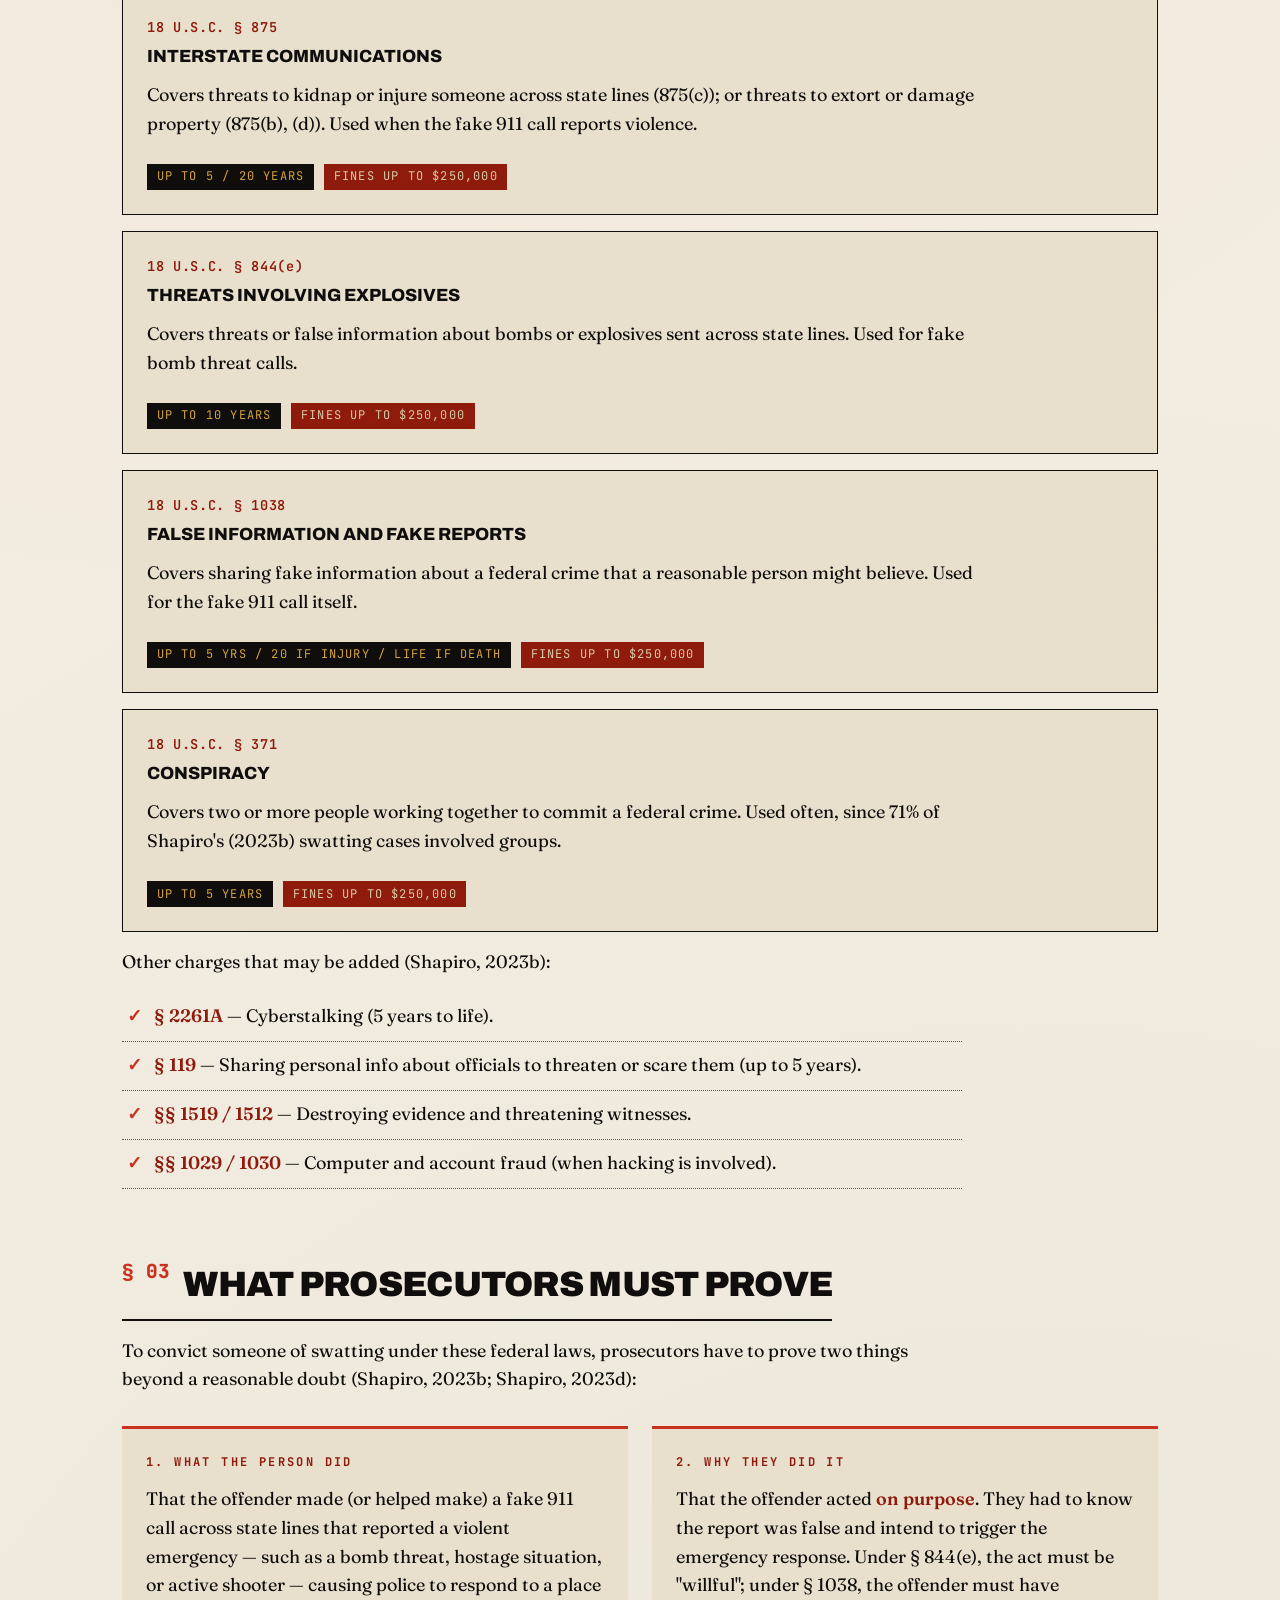
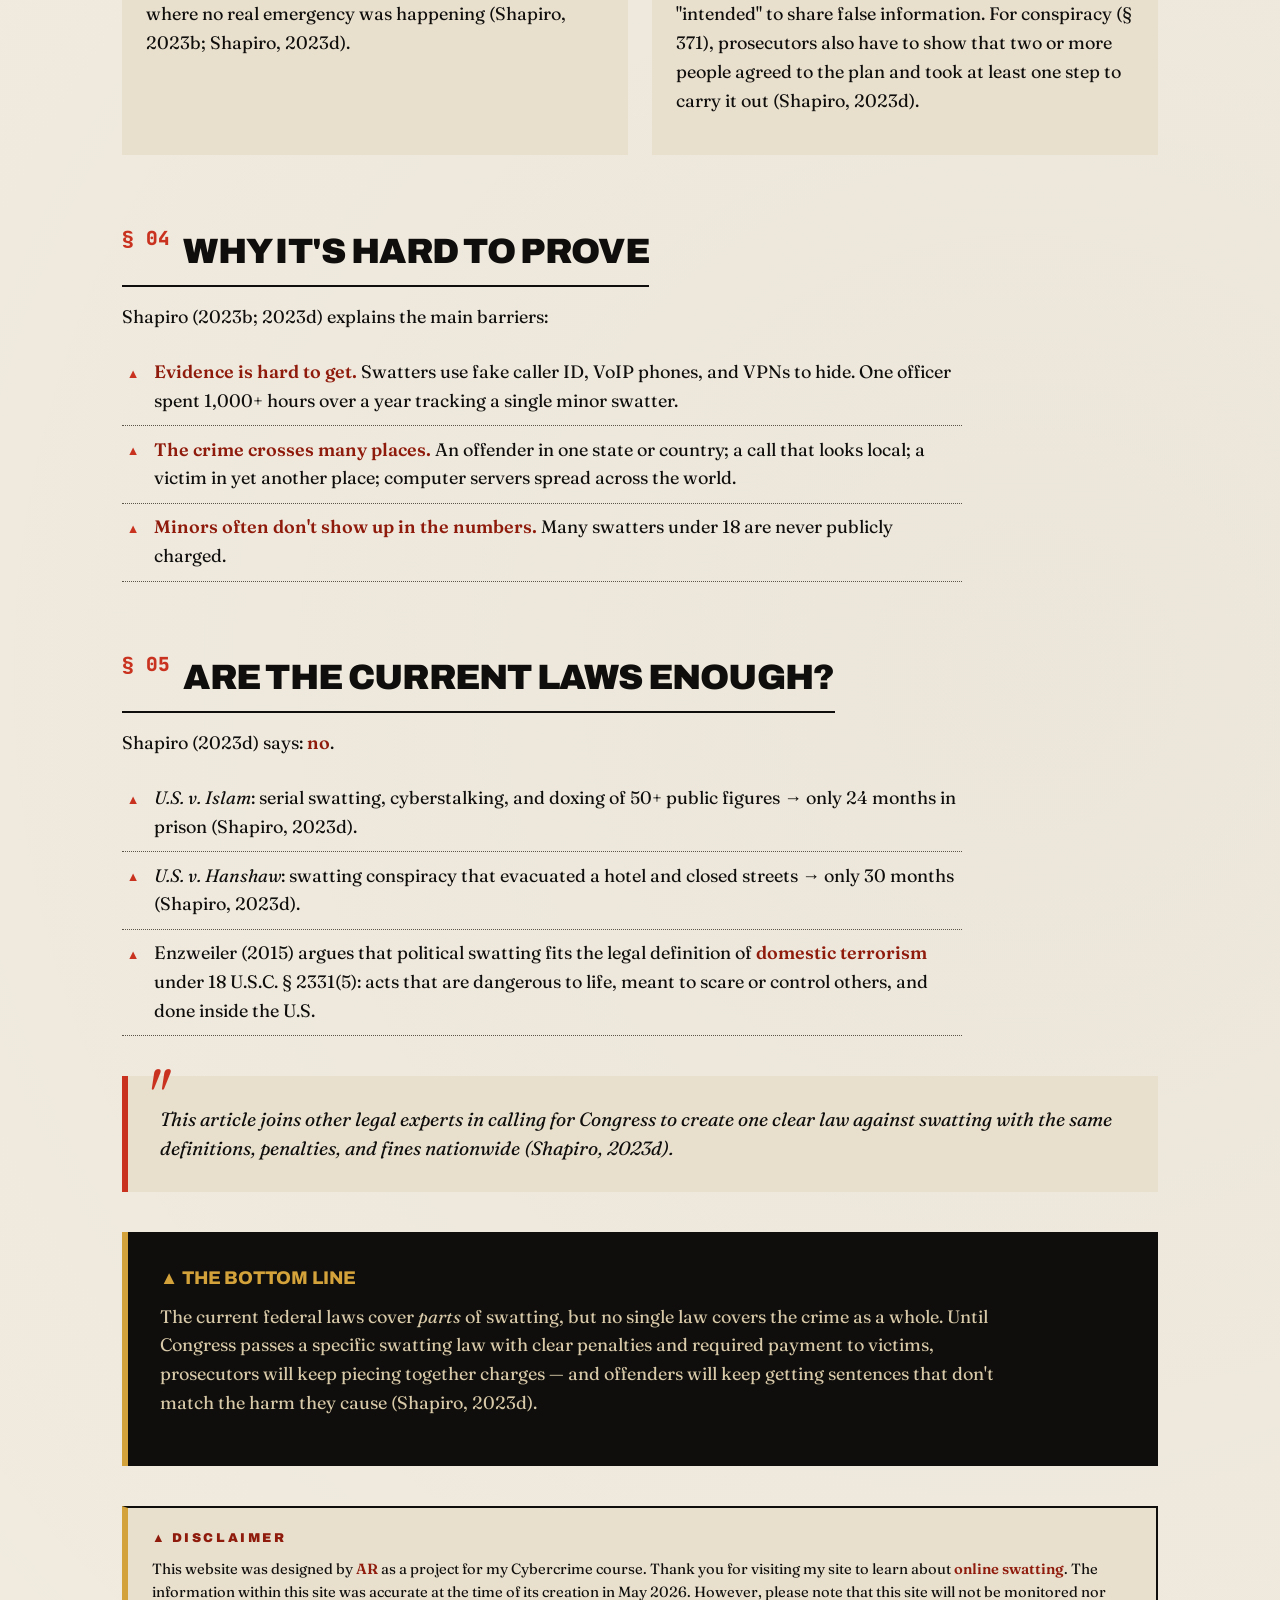
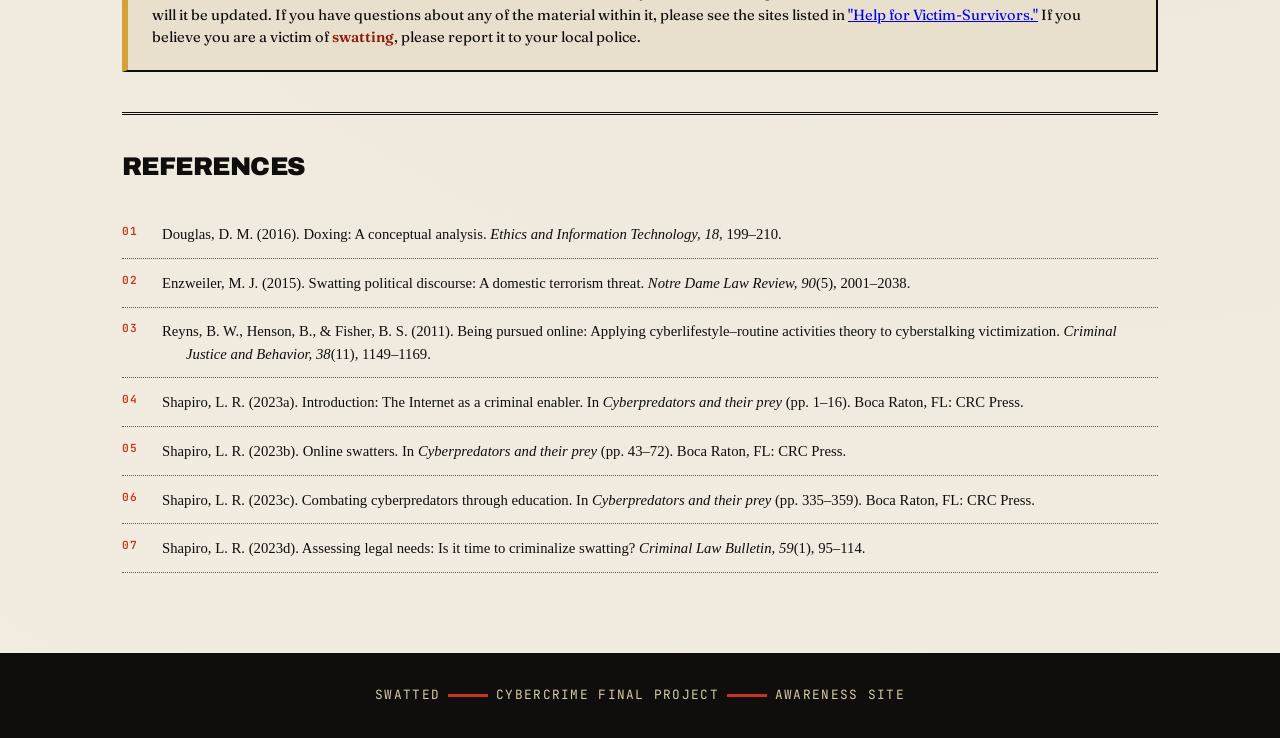
<file: laws.html>
<!DOCTYPE html>
<html lang="en">
<head>
<meta charset="UTF-8">
<meta name="viewport" content="width=device-width, initial-scale=1.0">
<title>Laws — SWATTED</title>
<link rel="stylesheet" href="styles.css">
</head>
<body>

<header class="masthead">
  <div class="masthead-inner">
    <a href="index.html" class="logo">
      SWATTED<span class="dot">.</span>
      <span class="sub">An awareness site on online swatting</span>
    </a>
  </div>
</header>

<nav class="nav">
  <div class="nav-inner">
    <a href="index.html">01 / Home</a>
    <a href="swatter.html">02 / The Swatter</a>
    <a href="victims.html">03 / Victim-Survivors</a>
    <a href="impact.html">04 / Crime Impact</a>
    <a href="laws.html" class="active">05 / Laws</a>
    <a href="help.html">06 / Help</a>
  </div>
</nav>

<main>

<span class="kicker">▲ The Legal Landscape</span>
<h1>A Crime <em>Without a Law</em>.</h1>
<p class="deck">No federal law specifically makes swatting a crime. Prosecutors have to mix and match older laws — and the results are very uneven sentences for nearly the same crime (Shapiro, 2023d).</p>

<figure class="hero">
  <img class="hero-art" src="hero-laws.png" alt="A wooden judge's gavel on its block, with law books and blurred red and blue police lights in the background">
  <figcaption class="hero-caption">
    <span class="tag">▲ FIG. 05 / A MIX OF OLDER LAWS</span>
    <span class="note">Image used for illustrative purposes.</span>
  </figcaption>
</figure>

<h2><span class="num">§ 01</span> The Problem</h2>

<p>Shapiro (2023d) outlines the legal gap:</p>

<ul class="alert">
  <li>There is no federal law that specifically makes swatting a crime.</li>
  <li>Several bills have been introduced since 2015 (like H.R. 2031, the Anti-Swatting Act) — none have passed.</li>
  <li>Prosecutors must put together charges from older laws, which leads to sentences that don't match the harm.</li>
</ul>

<h2><span class="num">§ 02</span> Federal Laws Currently Used</h2>

<p>Shapiro (2023b, p. 52; 2023d, pp. 101–105) lists the laws most often used against swatters. Under the federal sentencing statute (18 U.S.C. § 3571), an individual convicted of a felony can be fined up to <strong>$250,000</strong>, and courts may also order <strong>restitution</strong> to victims under 18 U.S.C. § 3663A.</p>

<div class="law-card">
  <span class="code">18 U.S.C. § 875</span>
  <div class="name">Interstate Communications</div>
  <p>Covers threats to kidnap or injure someone across state lines (875(c)); or threats to extort or damage property (875(b), (d)). Used when the fake 911 call reports violence.</p>
  <span class="penalty">Up to 5 / 20 years</span>
  <span class="fine">Fines up to $250,000</span>
</div>

<div class="law-card">
  <span class="code">18 U.S.C. § 844(e)</span>
  <div class="name">Threats Involving Explosives</div>
  <p>Covers threats or false information about bombs or explosives sent across state lines. Used for fake bomb threat calls.</p>
  <span class="penalty">Up to 10 years</span>
  <span class="fine">Fines up to $250,000</span>
</div>

<div class="law-card">
  <span class="code">18 U.S.C. § 1038</span>
  <div class="name">False Information and Fake Reports</div>
  <p>Covers sharing fake information about a federal crime that a reasonable person might believe. Used for the fake 911 call itself.</p>
  <span class="penalty">Up to 5 yrs / 20 if injury / life if death</span>
  <span class="fine">Fines up to $250,000</span>
</div>

<div class="law-card">
  <span class="code">18 U.S.C. § 371</span>
  <div class="name">Conspiracy</div>
  <p>Covers two or more people working together to commit a federal crime. Used often, since 71% of Shapiro's (2023b) swatting cases involved groups.</p>
  <span class="penalty">Up to 5 years</span>
  <span class="fine">Fines up to $250,000</span>
</div>

<p>Other charges that may be added (Shapiro, 2023b):</p>

<ul class="check">
  <li><strong>§ 2261A</strong> — Cyberstalking (5 years to life).</li>
  <li><strong>§ 119</strong> — Sharing personal info about officials to threaten or scare them (up to 5 years).</li>
  <li><strong>§§ 1519 / 1512</strong> — Destroying evidence and threatening witnesses.</li>
  <li><strong>§§ 1029 / 1030</strong> — Computer and account fraud (when hacking is involved).</li>
</ul>

<h2><span class="num">§ 03</span> What Prosecutors Must Prove</h2>

<p>To convict someone of swatting under these federal laws, prosecutors have to prove two things beyond a reasonable doubt (Shapiro, 2023b; Shapiro, 2023d):</p>

<div class="element-grid">
  <div>
    <h4>1. What the Person Did</h4>
    <p>That the offender made (or helped make) a fake 911 call across state lines that reported a violent emergency — such as a bomb threat, hostage situation, or active shooter — causing police to respond to a place where no real emergency was happening (Shapiro, 2023b; Shapiro, 2023d).</p>
  </div>
  <div>
    <h4>2. Why They Did It</h4>
    <p>That the offender acted <strong>on purpose</strong>. They had to know the report was false and intend to trigger the emergency response. Under § 844(e), the act must be "willful"; under § 1038, the offender must have "intended" to share false information. For conspiracy (§ 371), prosecutors also have to show that two or more people agreed to the plan and took at least one step to carry it out (Shapiro, 2023d).</p>
  </div>
</div>

<h2><span class="num">§ 04</span> Why It's Hard to Prove</h2>

<p>Shapiro (2023b; 2023d) explains the main barriers:</p>

<ul class="alert">
  <li><strong>Evidence is hard to get.</strong> Swatters use fake caller ID, VoIP phones, and VPNs to hide. One officer spent 1,000+ hours over a year tracking a single minor swatter.</li>
  <li><strong>The crime crosses many places.</strong> An offender in one state or country; a call that looks local; a victim in yet another place; computer servers spread across the world.</li>
  <li><strong>Minors often don't show up in the numbers.</strong> Many swatters under 18 are never publicly charged.</li>
</ul>

<h2><span class="num">§ 05</span> Are the Current Laws Enough?</h2>

<p>Shapiro (2023d) says: <strong>no</strong>.</p>

<ul class="alert">
  <li><em>U.S. v. Islam</em>: serial swatting, cyberstalking, and doxing of 50+ public figures → only 24 months in prison (Shapiro, 2023d).</li>
  <li><em>U.S. v. Hanshaw</em>: swatting conspiracy that evacuated a hotel and closed streets → only 30 months (Shapiro, 2023d).</li>
  <li>Enzweiler (2015) argues that political swatting fits the legal definition of <strong>domestic terrorism</strong> under 18 U.S.C. § 2331(5): acts that are dangerous to life, meant to scare or control others, and done inside the U.S.</li>
</ul>

<div class="pull">
  This article joins other legal experts in calling for Congress to create one clear law against swatting with the same definitions, penalties, and fines nationwide (Shapiro, 2023d).
</div>

<div class="warning">
  <h3>▲ The bottom line</h3>
  <p>The current federal laws cover <em>parts</em> of swatting, but no single law covers the crime as a whole. Until Congress passes a specific swatting law with clear penalties and required payment to victims, prosecutors will keep piecing together charges — and offenders will keep getting sentences that don't match the harm they cause (Shapiro, 2023d).</p>
</div>

<aside class="disclaimer">
  <h4>▲ Disclaimer</h4>
  <p>This website was designed by <strong>AR</strong> as a project for my Cybercrime course. Thank you for visiting my site to learn about <strong>online swatting</strong>. The information within this site was accurate at the time of its creation in May 2026. However, please note that this site will not be monitored nor will it be updated. If you have questions about any of the material within it, please see the sites listed in <a href="help.html">"Help for Victim-Survivors."</a> If you believe you are a victim of <strong>swatting</strong>, please report it to your local police.</p>
</aside>

<section class="references">
  <h2>References</h2>
  <ol>
    <li>Douglas, D. M. (2016). Doxing: A conceptual analysis. <em>Ethics and Information Technology, 18</em>, 199–210.</li>
    <li>Enzweiler, M. J. (2015). Swatting political discourse: A domestic terrorism threat. <em>Notre Dame Law Review, 90</em>(5), 2001–2038.</li>
    <li>Reyns, B. W., Henson, B., &amp; Fisher, B. S. (2011). Being pursued online: Applying cyberlifestyle–routine activities theory to cyberstalking victimization. <em>Criminal Justice and Behavior, 38</em>(11), 1149–1169.</li>
    <li>Shapiro, L. R. (2023a). Introduction: The Internet as a criminal enabler. In <em>Cyberpredators and their prey</em> (pp. 1–16). Boca Raton, FL: CRC Press.</li>
    <li>Shapiro, L. R. (2023b). Online swatters. In <em>Cyberpredators and their prey</em> (pp. 43–72). Boca Raton, FL: CRC Press.</li>
    <li>Shapiro, L. R. (2023c). Combating cyberpredators through education. In <em>Cyberpredators and their prey</em> (pp. 335–359). Boca Raton, FL: CRC Press.</li>
    <li>Shapiro, L. R. (2023d). Assessing legal needs: Is it time to criminalize swatting? <em>Criminal Law Bulletin, 59</em>(1), 95–114.</li>
  </ol>
</section>

</main>

<footer>
  SWATTED<span class="bar"></span>CYBERCRIME FINAL PROJECT<span class="bar"></span>AWARENESS SITE
</footer>

</body>
</html>
</file>
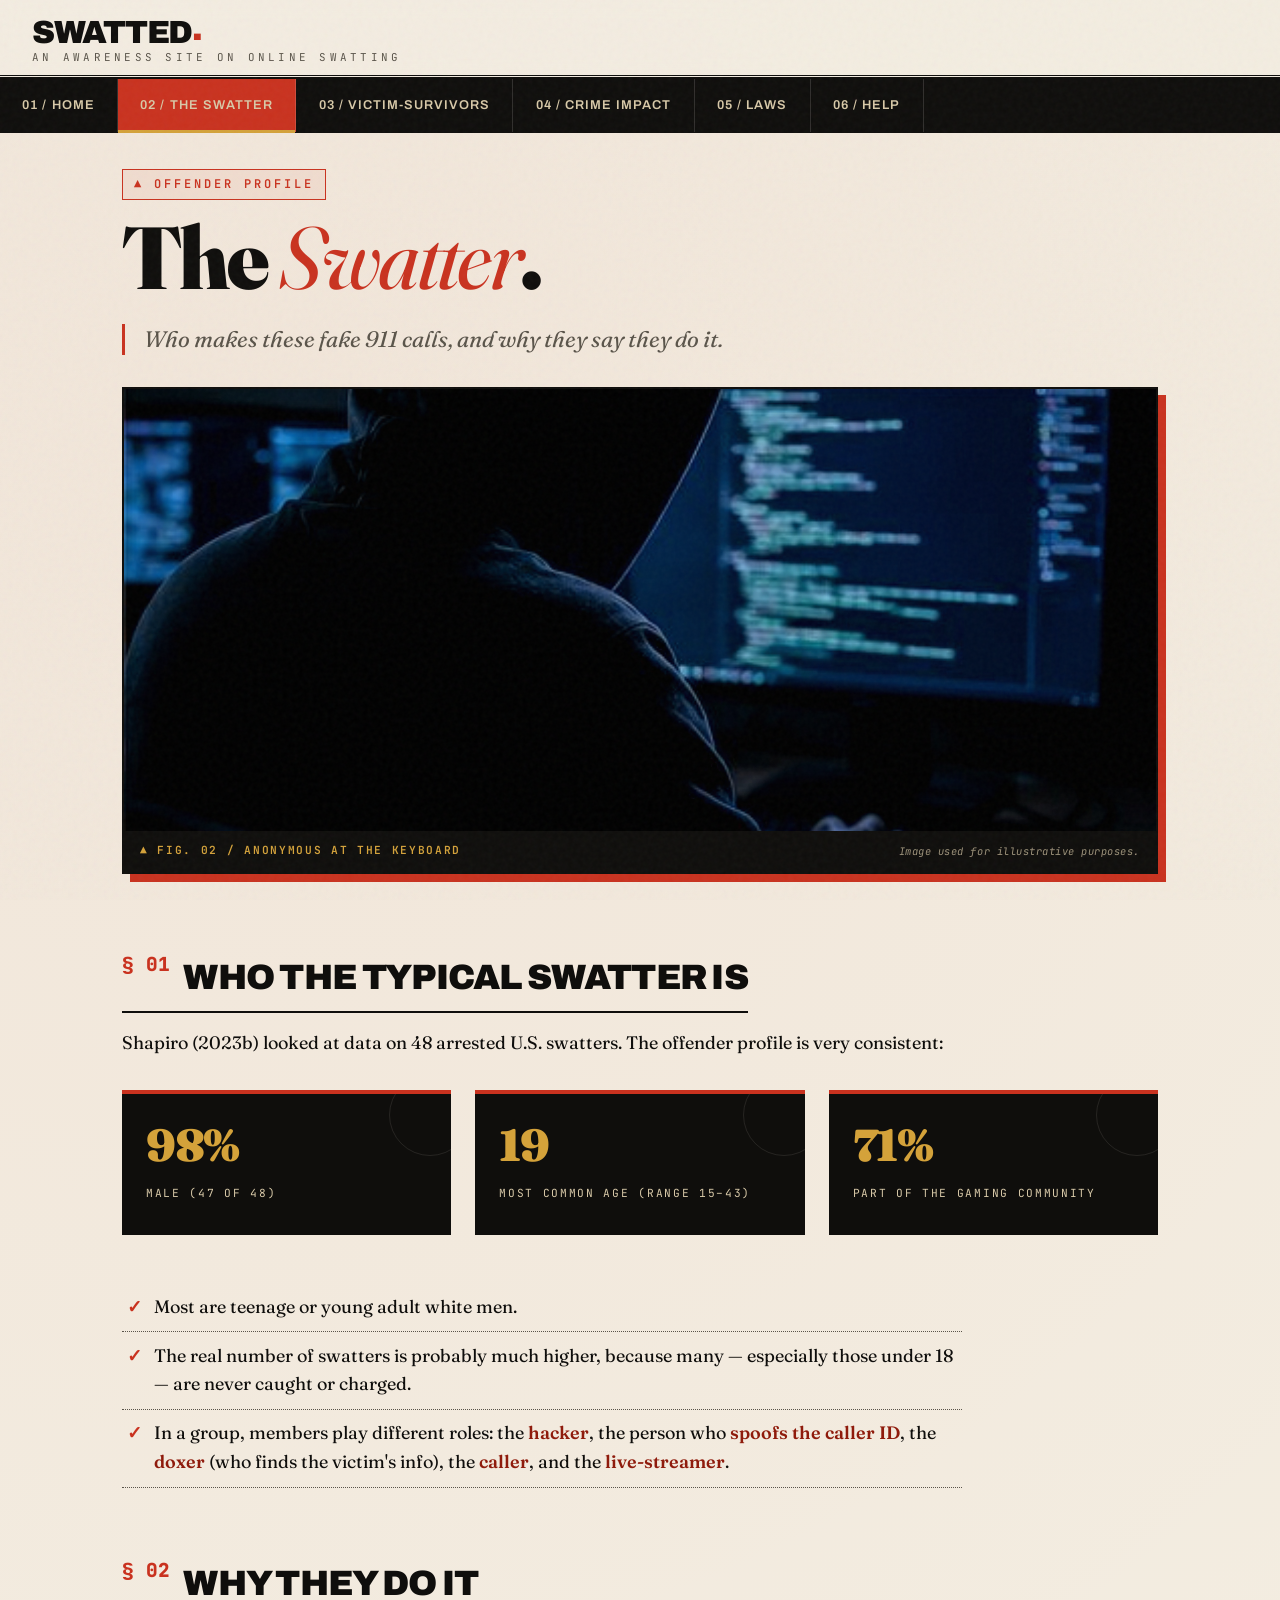
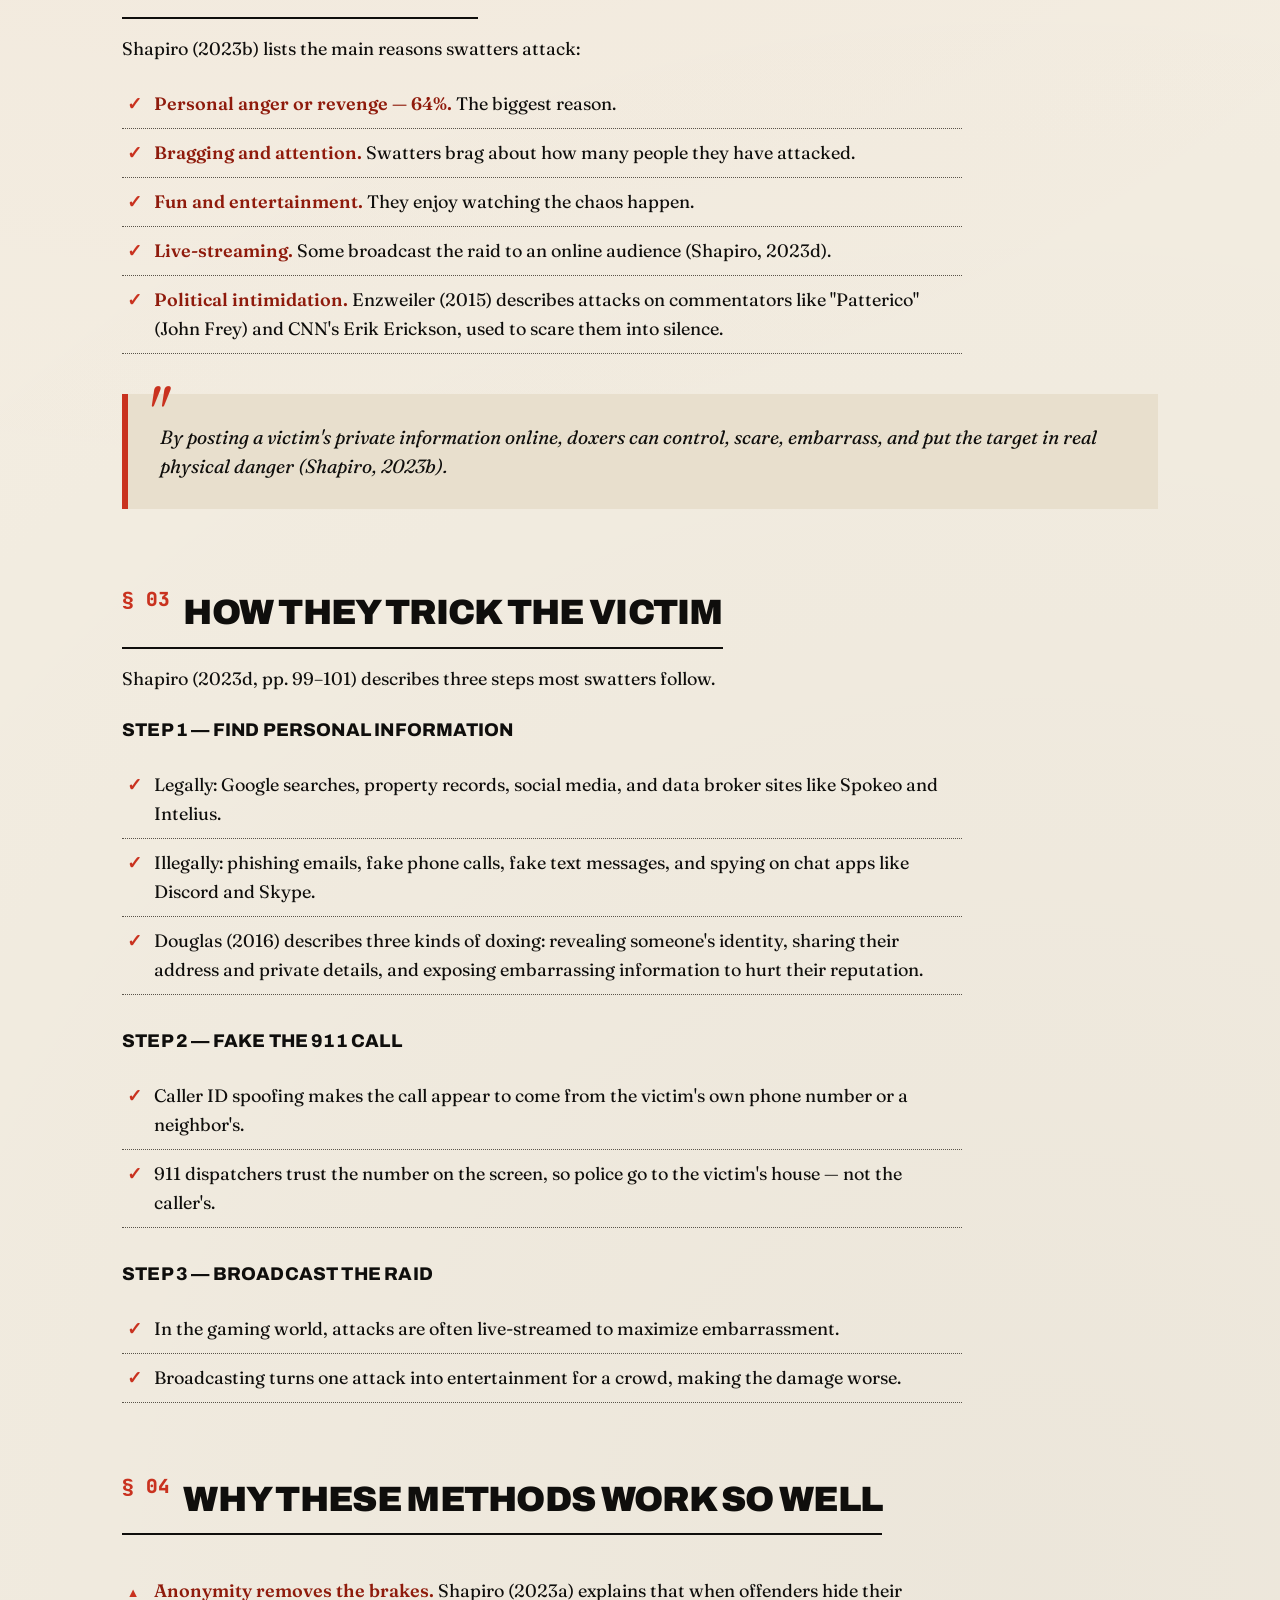
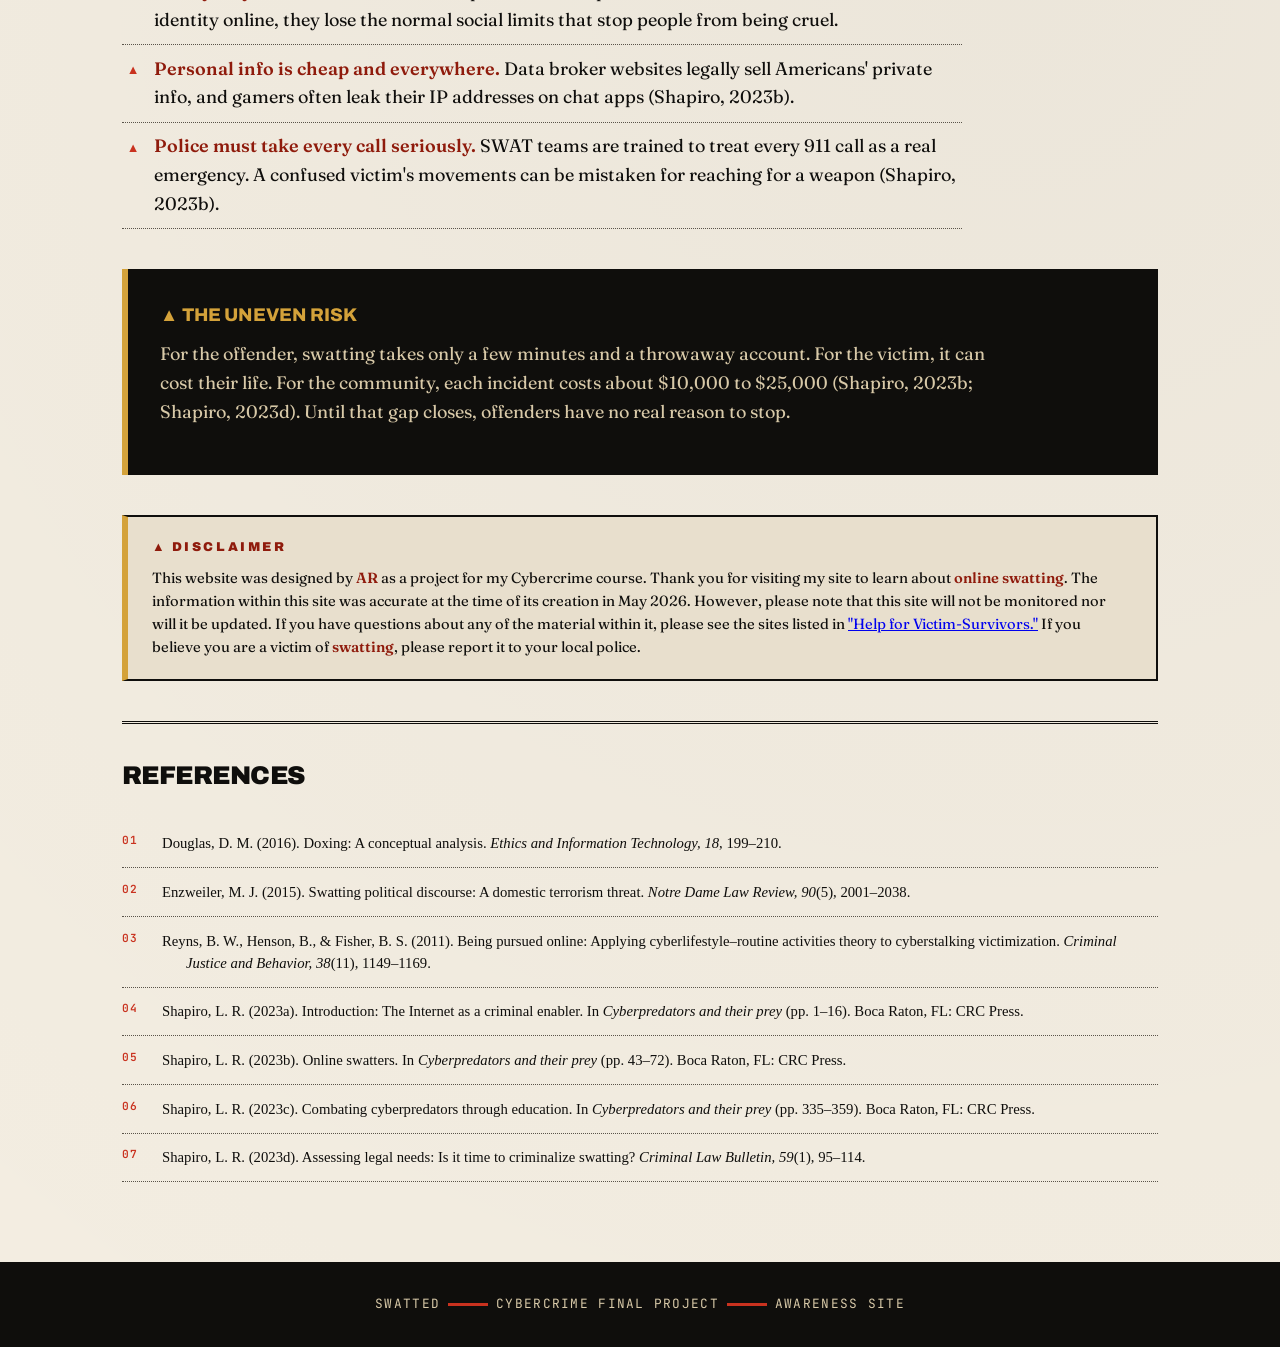
<file: swatter.html>
<!DOCTYPE html>
<html lang="en">
<head>
<meta charset="UTF-8">
<meta name="viewport" content="width=device-width, initial-scale=1.0">
<title>The Swatter — SWATTED</title>
<link rel="stylesheet" href="styles.css">
</head>
<body>

<header class="masthead">
  <div class="masthead-inner">
    <a href="index.html" class="logo">
      SWATTED<span class="dot">.</span>
      <span class="sub">An awareness site on online swatting</span>
    </a>
  </div>
</header>

<nav class="nav">
  <div class="nav-inner">
    <a href="index.html">01 / Home</a>
    <a href="swatter.html" class="active">02 / The Swatter</a>
    <a href="victims.html">03 / Victim-Survivors</a>
    <a href="impact.html">04 / Crime Impact</a>
    <a href="laws.html">05 / Laws</a>
    <a href="help.html">06 / Help</a>
  </div>
</nav>

<main>

<span class="kicker">▲ Offender Profile</span>
<h1>The <em>Swatter</em>.</h1>
<p class="deck">Who makes these fake 911 calls, and why they say they do it.</p>

<figure class="hero">
  <img class="hero-art" src="hero-swatter.png" alt="A hooded figure sitting at a keyboard in a dark room, surrounded by monitors displaying code">
  <figcaption class="hero-caption">
    <span class="tag">▲ FIG. 02 / ANONYMOUS AT THE KEYBOARD</span>
    <span class="note">Image used for illustrative purposes.</span>
  </figcaption>
</figure>

<h2><span class="num">§ 01</span> Who the Typical Swatter Is</h2>

<p>Shapiro (2023b) looked at data on 48 arrested U.S. swatters. The offender profile is very consistent:</p>

<div class="stat-grid">
  <div class="stat">
    <span class="num">98%</span>
    <span class="label">Male (47 of 48)</span>
  </div>
  <div class="stat">
    <span class="num">19</span>
    <span class="label">Most common age (range 15–43)</span>
  </div>
  <div class="stat">
    <span class="num">71%</span>
    <span class="label">Part of the gaming community</span>
  </div>
</div>

<ul class="check">
  <li>Most are teenage or young adult white men.</li>
  <li>The real number of swatters is probably much higher, because many — especially those under 18 — are never caught or charged.</li>
  <li>In a group, members play different roles: the <strong>hacker</strong>, the person who <strong>spoofs the caller ID</strong>, the <strong>doxer</strong> (who finds the victim's info), the <strong>caller</strong>, and the <strong>live-streamer</strong>.</li>
</ul>

<h2><span class="num">§ 02</span> Why They Do It</h2>

<p>Shapiro (2023b) lists the main reasons swatters attack:</p>

<ul class="check">
  <li><strong>Personal anger or revenge — 64%.</strong> The biggest reason.</li>
  <li><strong>Bragging and attention.</strong> Swatters brag about how many people they have attacked.</li>
  <li><strong>Fun and entertainment.</strong> They enjoy watching the chaos happen.</li>
  <li><strong>Live-streaming.</strong> Some broadcast the raid to an online audience (Shapiro, 2023d).</li>
  <li><strong>Political intimidation.</strong> Enzweiler (2015) describes attacks on commentators like "Patterico" (John Frey) and CNN's Erik Erickson, used to scare them into silence.</li>
</ul>

<div class="pull">
  By posting a victim's private information online, doxers can control, scare, embarrass, and put the target in real physical danger (Shapiro, 2023b).
</div>

<h2><span class="num">§ 03</span> How They Trick the Victim</h2>

<p>Shapiro (2023d, pp. 99–101) describes three steps most swatters follow.</p>

<h3>Step 1 — Find Personal Information</h3>
<ul class="check">
  <li>Legally: Google searches, property records, social media, and data broker sites like Spokeo and Intelius.</li>
  <li>Illegally: phishing emails, fake phone calls, fake text messages, and spying on chat apps like Discord and Skype.</li>
  <li>Douglas (2016) describes three kinds of doxing: revealing someone's identity, sharing their address and private details, and exposing embarrassing information to hurt their reputation.</li>
</ul>

<h3>Step 2 — Fake the 911 Call</h3>
<ul class="check">
  <li>Caller ID spoofing makes the call appear to come from the victim's own phone number or a neighbor's.</li>
  <li>911 dispatchers trust the number on the screen, so police go to the victim's house — not the caller's.</li>
</ul>

<h3>Step 3 — Broadcast the Raid</h3>
<ul class="check">
  <li>In the gaming world, attacks are often live-streamed to maximize embarrassment.</li>
  <li>Broadcasting turns one attack into entertainment for a crowd, making the damage worse.</li>
</ul>

<h2><span class="num">§ 04</span> Why These Methods Work So Well</h2>

<ul class="alert">
  <li><strong>Anonymity removes the brakes.</strong> Shapiro (2023a) explains that when offenders hide their identity online, they lose the normal social limits that stop people from being cruel.</li>
  <li><strong>Personal info is cheap and everywhere.</strong> Data broker websites legally sell Americans' private info, and gamers often leak their IP addresses on chat apps (Shapiro, 2023b).</li>
  <li><strong>Police must take every call seriously.</strong> SWAT teams are trained to treat every 911 call as a real emergency. A confused victim's movements can be mistaken for reaching for a weapon (Shapiro, 2023b).</li>
</ul>

<div class="warning">
  <h3>▲ The uneven risk</h3>
  <p>For the offender, swatting takes only a few minutes and a throwaway account. For the victim, it can cost their life. For the community, each incident costs about $10,000 to $25,000 (Shapiro, 2023b; Shapiro, 2023d). Until that gap closes, offenders have no real reason to stop.</p>
</div>

<aside class="disclaimer">
  <h4>▲ Disclaimer</h4>
  <p>This website was designed by <strong>AR</strong> as a project for my Cybercrime course. Thank you for visiting my site to learn about <strong>online swatting</strong>. The information within this site was accurate at the time of its creation in May 2026. However, please note that this site will not be monitored nor will it be updated. If you have questions about any of the material within it, please see the sites listed in <a href="help.html">"Help for Victim-Survivors."</a> If you believe you are a victim of <strong>swatting</strong>, please report it to your local police.</p>
</aside>

<section class="references">
  <h2>References</h2>
  <ol>
    <li>Douglas, D. M. (2016). Doxing: A conceptual analysis. <em>Ethics and Information Technology, 18</em>, 199–210.</li>
    <li>Enzweiler, M. J. (2015). Swatting political discourse: A domestic terrorism threat. <em>Notre Dame Law Review, 90</em>(5), 2001–2038.</li>
    <li>Reyns, B. W., Henson, B., &amp; Fisher, B. S. (2011). Being pursued online: Applying cyberlifestyle–routine activities theory to cyberstalking victimization. <em>Criminal Justice and Behavior, 38</em>(11), 1149–1169.</li>
    <li>Shapiro, L. R. (2023a). Introduction: The Internet as a criminal enabler. In <em>Cyberpredators and their prey</em> (pp. 1–16). Boca Raton, FL: CRC Press.</li>
    <li>Shapiro, L. R. (2023b). Online swatters. In <em>Cyberpredators and their prey</em> (pp. 43–72). Boca Raton, FL: CRC Press.</li>
    <li>Shapiro, L. R. (2023c). Combating cyberpredators through education. In <em>Cyberpredators and their prey</em> (pp. 335–359). Boca Raton, FL: CRC Press.</li>
    <li>Shapiro, L. R. (2023d). Assessing legal needs: Is it time to criminalize swatting? <em>Criminal Law Bulletin, 59</em>(1), 95–114.</li>
  </ol>
</section>

</main>

<footer>
  SWATTED<span class="bar"></span>CYBERCRIME FINAL PROJECT<span class="bar"></span>AWARENESS SITE
</footer>

</body>
</html>
</file>
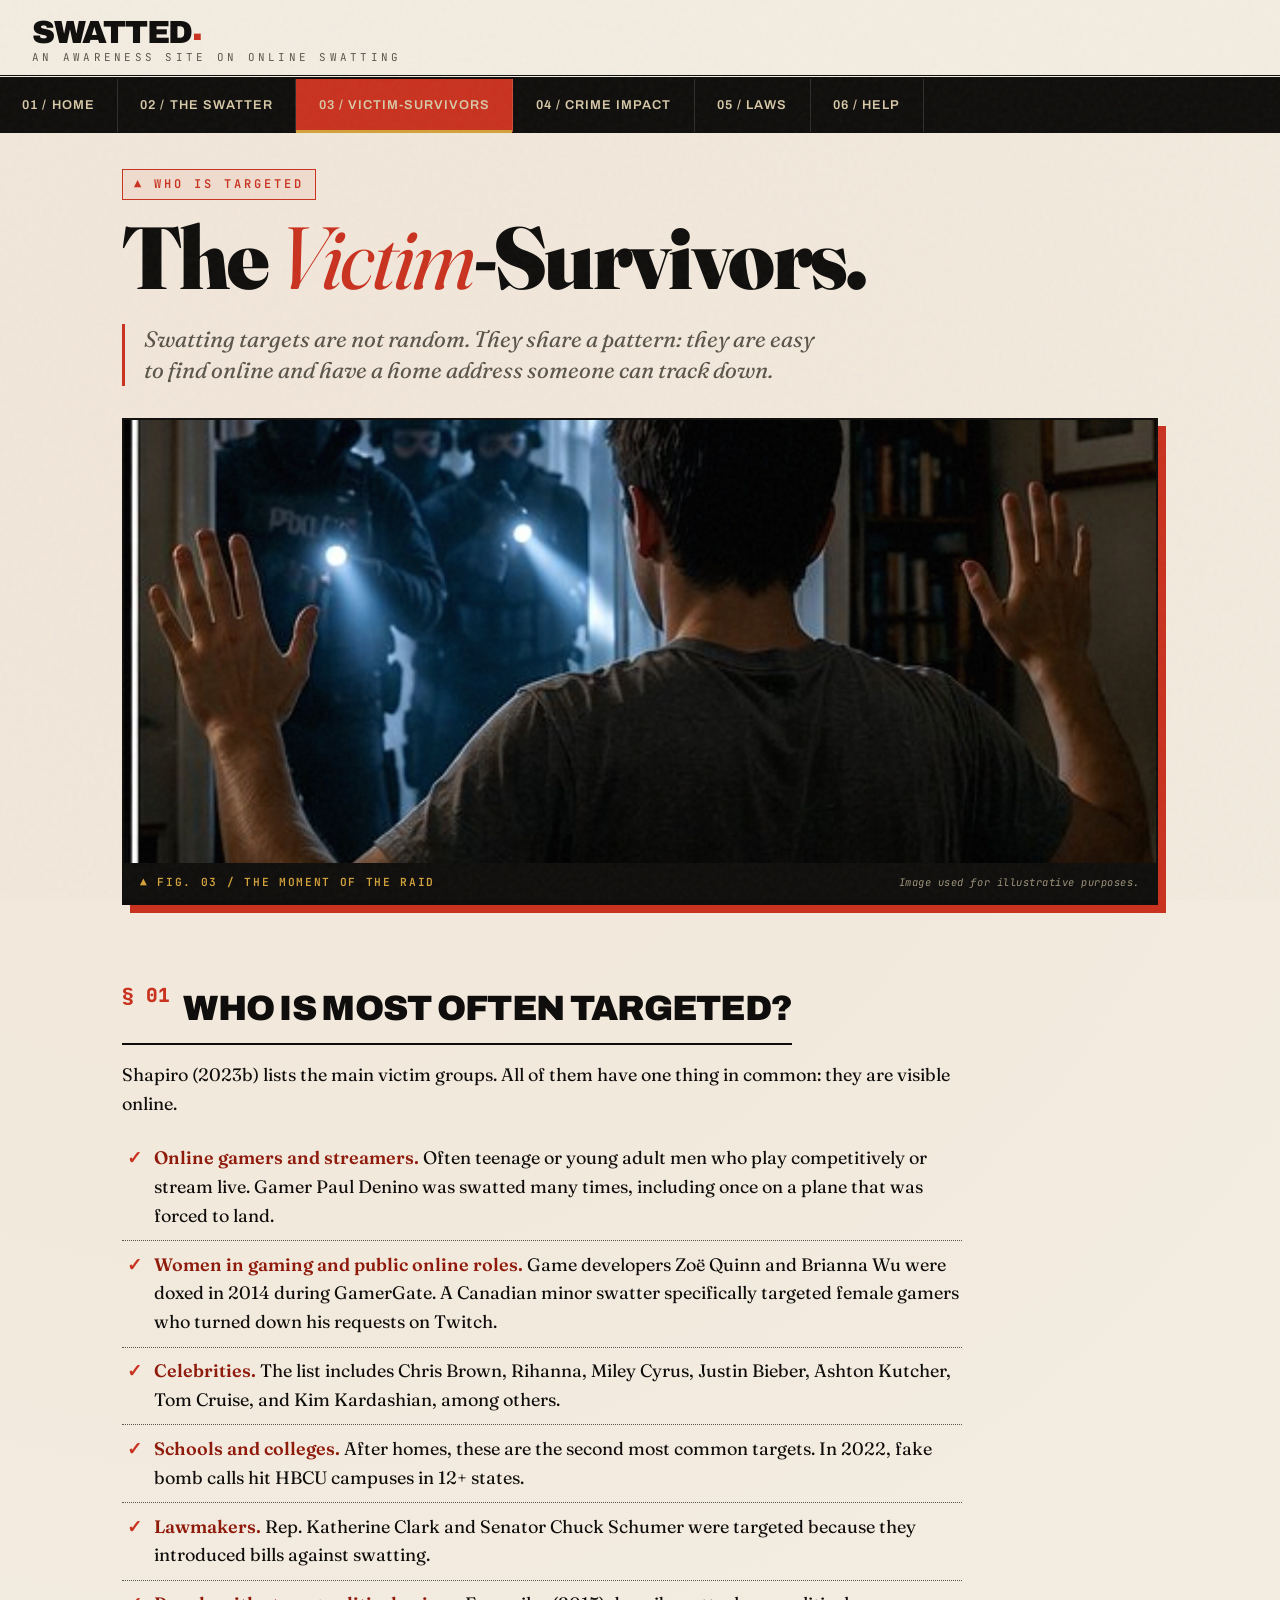
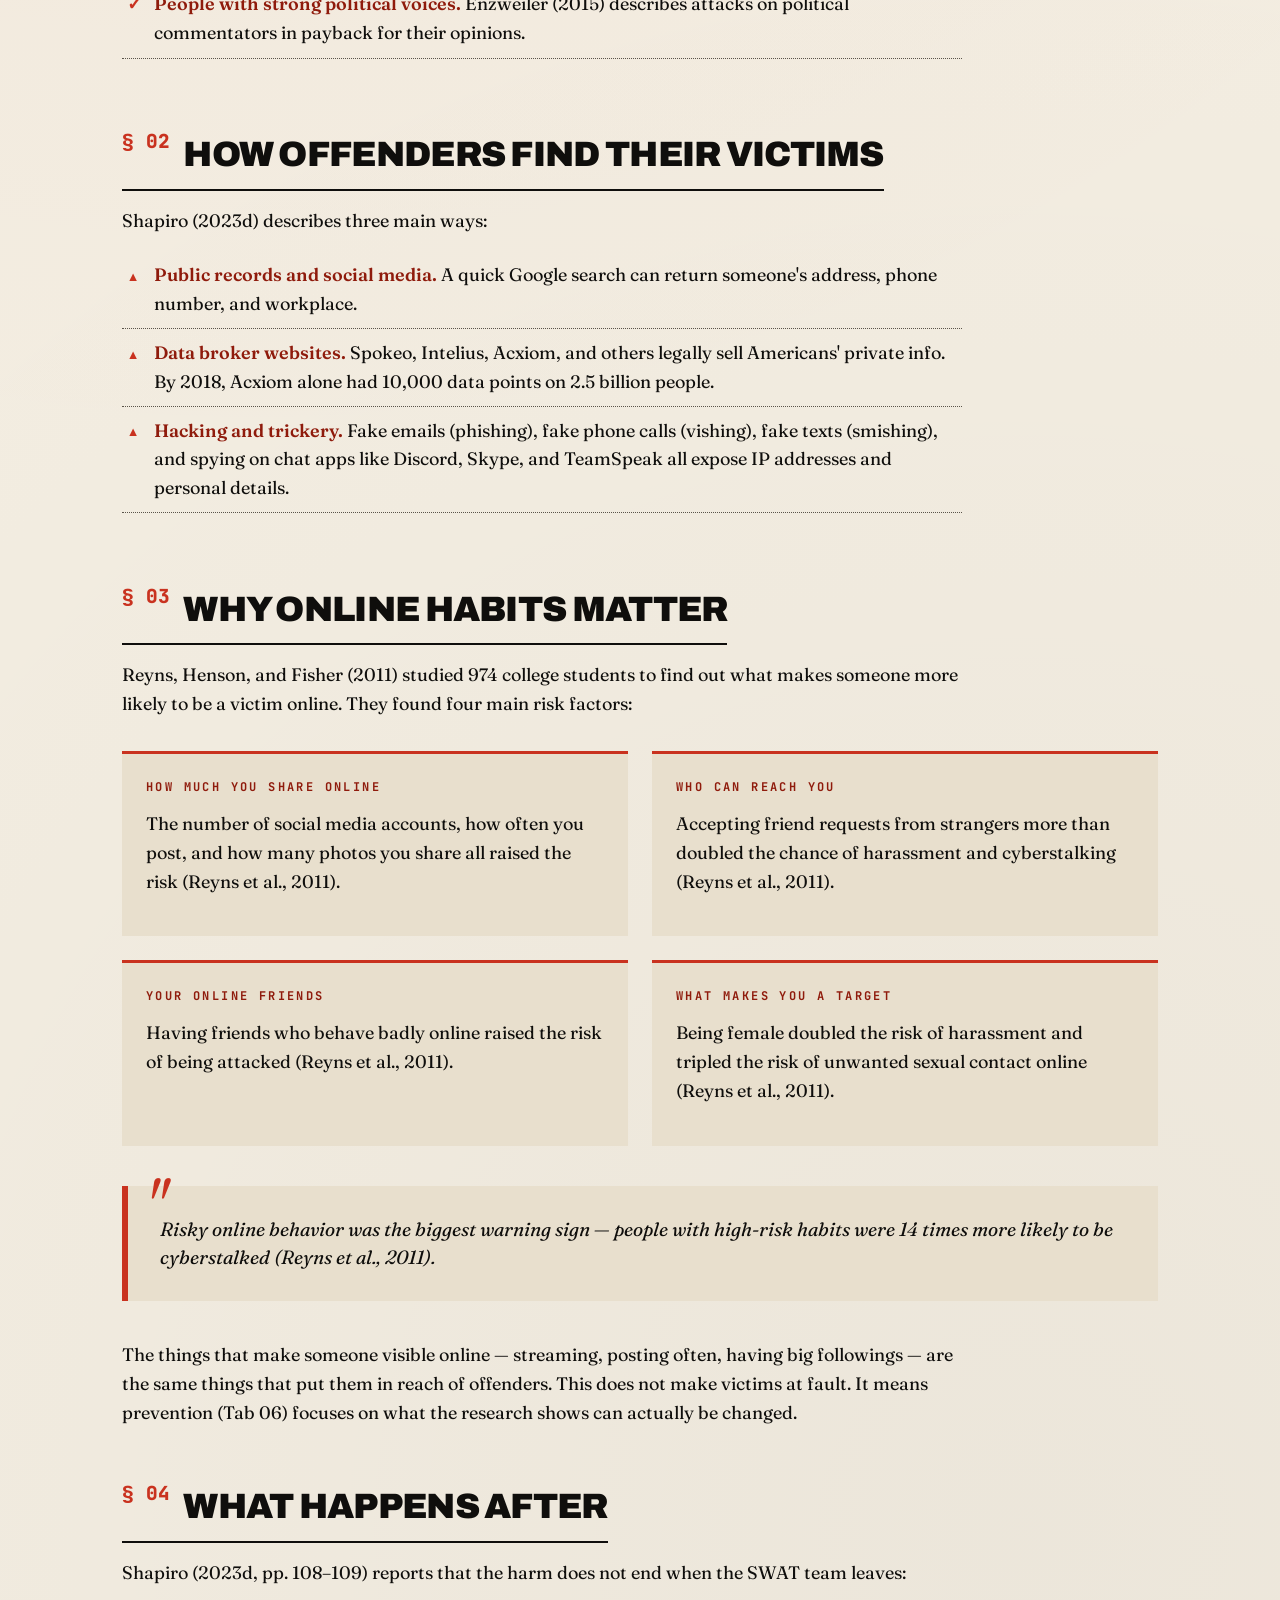
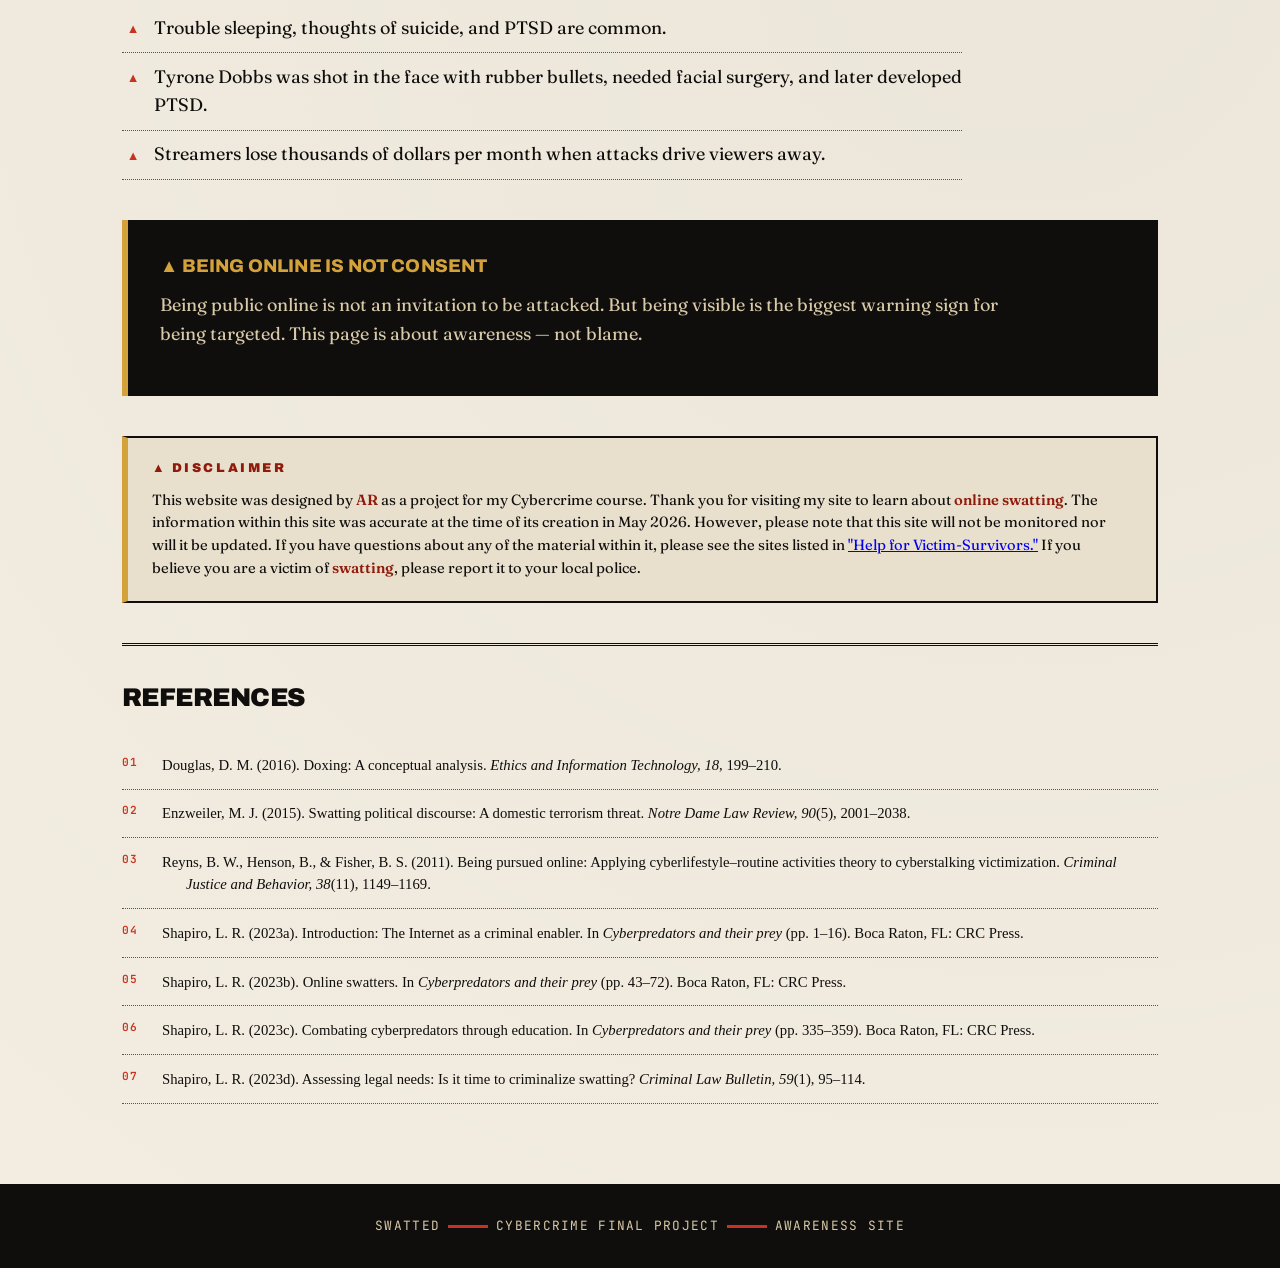
<file: victims.html>
<!DOCTYPE html>
<html lang="en">
<head>
<meta charset="UTF-8">
<meta name="viewport" content="width=device-width, initial-scale=1.0">
<title>Victim-Survivors — SWATTED</title>
<link rel="stylesheet" href="styles.css">
</head>
<body>

<header class="masthead">
  <div class="masthead-inner">
    <a href="index.html" class="logo">
      SWATTED<span class="dot">.</span>
      <span class="sub">An awareness site on online swatting</span>
    </a>
  </div>
</header>

<nav class="nav">
  <div class="nav-inner">
    <a href="index.html">01 / Home</a>
    <a href="swatter.html">02 / The Swatter</a>
    <a href="victims.html" class="active">03 / Victim-Survivors</a>
    <a href="impact.html">04 / Crime Impact</a>
    <a href="laws.html">05 / Laws</a>
    <a href="help.html">06 / Help</a>
  </div>
</nav>

<main>

<span class="kicker">▲ Who Is Targeted</span>
<h1>The <em>Victim</em>-Survivors.</h1>
<p class="deck">Swatting targets are not random. They share a pattern: they are easy to find online and have a home address someone can track down.</p>

<figure class="hero">
  <img class="hero-art" src="hero-victims.png" alt="A person with hands raised, standing in their bedroom, facing armed officers with flashlights at the door">
  <figcaption class="hero-caption">
    <span class="tag">▲ FIG. 03 / THE MOMENT OF THE RAID</span>
    <span class="note">Image used for illustrative purposes.</span>
  </figcaption>
</figure>

<h2><span class="num">§ 01</span> Who Is Most Often Targeted?</h2>

<p>Shapiro (2023b) lists the main victim groups. All of them have one thing in common: they are visible online.</p>

<ul class="check">
  <li><strong>Online gamers and streamers.</strong> Often teenage or young adult men who play competitively or stream live. Gamer Paul Denino was swatted many times, including once on a plane that was forced to land.</li>
  <li><strong>Women in gaming and public online roles.</strong> Game developers Zoë Quinn and Brianna Wu were doxed in 2014 during GamerGate. A Canadian minor swatter specifically targeted female gamers who turned down his requests on Twitch.</li>
  <li><strong>Celebrities.</strong> The list includes Chris Brown, Rihanna, Miley Cyrus, Justin Bieber, Ashton Kutcher, Tom Cruise, and Kim Kardashian, among others.</li>
  <li><strong>Schools and colleges.</strong> After homes, these are the second most common targets. In 2022, fake bomb calls hit HBCU campuses in 12+ states.</li>
  <li><strong>Lawmakers.</strong> Rep. Katherine Clark and Senator Chuck Schumer were targeted because they introduced bills against swatting.</li>
  <li><strong>People with strong political voices.</strong> Enzweiler (2015) describes attacks on political commentators in payback for their opinions.</li>
</ul>

<h2><span class="num">§ 02</span> How Offenders Find Their Victims</h2>

<p>Shapiro (2023d) describes three main ways:</p>

<ul class="alert">
  <li><strong>Public records and social media.</strong> A quick Google search can return someone's address, phone number, and workplace.</li>
  <li><strong>Data broker websites.</strong> Spokeo, Intelius, Acxiom, and others legally sell Americans' private info. By 2018, Acxiom alone had 10,000 data points on 2.5 billion people.</li>
  <li><strong>Hacking and trickery.</strong> Fake emails (phishing), fake phone calls (vishing), fake texts (smishing), and spying on chat apps like Discord, Skype, and TeamSpeak all expose IP addresses and personal details.</li>
</ul>

<h2><span class="num">§ 03</span> Why Online Habits Matter</h2>

<p>Reyns, Henson, and Fisher (2011) studied 974 college students to find out what makes someone more likely to be a victim online. They found four main risk factors:</p>

<div class="element-grid">
  <div>
    <h4>How Much You Share Online</h4>
    <p>The number of social media accounts, how often you post, and how many photos you share all raised the risk (Reyns et al., 2011).</p>
  </div>
  <div>
    <h4>Who Can Reach You</h4>
    <p>Accepting friend requests from strangers more than doubled the chance of harassment and cyberstalking (Reyns et al., 2011).</p>
  </div>
  <div>
    <h4>Your Online Friends</h4>
    <p>Having friends who behave badly online raised the risk of being attacked (Reyns et al., 2011).</p>
  </div>
  <div>
    <h4>What Makes You a Target</h4>
    <p>Being female doubled the risk of harassment and tripled the risk of unwanted sexual contact online (Reyns et al., 2011).</p>
  </div>
</div>

<div class="pull">
  Risky online behavior was the biggest warning sign — people with high-risk habits were 14 times more likely to be cyberstalked (Reyns et al., 2011).
</div>

<p>The things that make someone visible online — streaming, posting often, having big followings — are the same things that put them in reach of offenders. This does not make victims at fault. It means prevention (Tab 06) focuses on what the research shows can actually be changed.</p>

<h2><span class="num">§ 04</span> What Happens After</h2>

<p>Shapiro (2023d, pp. 108–109) reports that the harm does not end when the SWAT team leaves:</p>

<ul class="alert">
  <li>Trouble sleeping, thoughts of suicide, and PTSD are common.</li>
  <li>Tyrone Dobbs was shot in the face with rubber bullets, needed facial surgery, and later developed PTSD.</li>
  <li>Streamers lose thousands of dollars per month when attacks drive viewers away.</li>
</ul>

<div class="warning">
  <h3>▲ Being online is not consent</h3>
  <p>Being public online is not an invitation to be attacked. But being visible is the biggest warning sign for being targeted. This page is about awareness — not blame.</p>
</div>

<aside class="disclaimer">
  <h4>▲ Disclaimer</h4>
  <p>This website was designed by <strong>AR</strong> as a project for my Cybercrime course. Thank you for visiting my site to learn about <strong>online swatting</strong>. The information within this site was accurate at the time of its creation in May 2026. However, please note that this site will not be monitored nor will it be updated. If you have questions about any of the material within it, please see the sites listed in <a href="help.html">"Help for Victim-Survivors."</a> If you believe you are a victim of <strong>swatting</strong>, please report it to your local police.</p>
</aside>

<section class="references">
  <h2>References</h2>
  <ol>
    <li>Douglas, D. M. (2016). Doxing: A conceptual analysis. <em>Ethics and Information Technology, 18</em>, 199–210.</li>
    <li>Enzweiler, M. J. (2015). Swatting political discourse: A domestic terrorism threat. <em>Notre Dame Law Review, 90</em>(5), 2001–2038.</li>
    <li>Reyns, B. W., Henson, B., &amp; Fisher, B. S. (2011). Being pursued online: Applying cyberlifestyle–routine activities theory to cyberstalking victimization. <em>Criminal Justice and Behavior, 38</em>(11), 1149–1169.</li>
    <li>Shapiro, L. R. (2023a). Introduction: The Internet as a criminal enabler. In <em>Cyberpredators and their prey</em> (pp. 1–16). Boca Raton, FL: CRC Press.</li>
    <li>Shapiro, L. R. (2023b). Online swatters. In <em>Cyberpredators and their prey</em> (pp. 43–72). Boca Raton, FL: CRC Press.</li>
    <li>Shapiro, L. R. (2023c). Combating cyberpredators through education. In <em>Cyberpredators and their prey</em> (pp. 335–359). Boca Raton, FL: CRC Press.</li>
    <li>Shapiro, L. R. (2023d). Assessing legal needs: Is it time to criminalize swatting? <em>Criminal Law Bulletin, 59</em>(1), 95–114.</li>
  </ol>
</section>

</main>

<footer>
  SWATTED<span class="bar"></span>CYBERCRIME FINAL PROJECT<span class="bar"></span>AWARENESS SITE
</footer>

</body>
</html>
</file>
<file: styles.css>
/* ============================================================
   SWATTED: An Awareness Site on Online Swatting
   Editorial / investigative aesthetic
   Palette: ink black, alarm red, bone cream, caution amber
   ============================================================ */

@import url('https://fonts.googleapis.com/css2?family=Fraunces:ital,opsz,wght@0,9..144,300;0,9..144,600;0,9..144,900;1,9..144,300;1,9..144,400&family=JetBrains+Mono:wght@400;600&family=Archivo:wght@400;600;800;900&display=swap');

:root {
  --ink: #0f0e0c;
  --bone: #f3ede1;
  --bone-2: #e8dfcd;
  --alarm: #c9321f;
  --alarm-deep: #8f1b0c;
  --amber: #d4a23a;
  --text-on-dark: #d8c9a8;
  --rule: #1a1816;
  --muted: #5a544a;
}

* { box-sizing: border-box; margin: 0; padding: 0; }

html { scroll-behavior: smooth; }

body {
  background: var(--bone);
  color: var(--ink);
  font-family: 'Fraunces', Georgia, serif;
  font-size: 18px;
  line-height: 1.6;
  overflow-x: hidden;
  background-image:
    radial-gradient(circle at 20% 10%, rgba(201, 50, 31, 0.04) 0, transparent 40%),
    radial-gradient(circle at 80% 70%, rgba(15, 14, 12, 0.03) 0, transparent 50%);
}

/* Grain overlay for texture */
body::before {
  content: '';
  position: fixed;
  inset: 0;
  pointer-events: none;
  z-index: 100;
  opacity: 0.04;
  background-image: url("data:image/svg+xml,%3Csvg viewBox='0 0 200 200' xmlns='http://www.w3.org/2000/svg'%3E%3Cfilter id='n'%3E%3CfeTurbulence type='fractalNoise' baseFrequency='0.9' numOctaves='3'/%3E%3C/filter%3E%3Crect width='100%25' height='100%25' filter='url(%23n)'/%3E%3C/svg%3E");
}

/* =========================
   MASTHEAD & NAV
   ========================= */
.masthead {
  border-bottom: 3px double var(--ink);
  padding: 1.2rem 2rem 0.8rem;
  background: var(--bone);
  position: sticky;
  top: 0;
  z-index: 50;
  backdrop-filter: blur(8px);
  background: rgba(243, 237, 225, 0.96);
}

.masthead-inner {
  max-width: 1280px;
  margin: 0 auto;
  display: flex;
  justify-content: space-between;
  align-items: baseline;
  flex-wrap: wrap;
  gap: 1rem;
}

.logo {
  font-family: 'Archivo', sans-serif;
  font-weight: 900;
  font-size: 2rem;
  letter-spacing: -0.04em;
  color: var(--ink);
  text-decoration: none;
  line-height: 0.9;
}

.logo .dot {
  color: var(--alarm);
  display: inline-block;
  transform: translateY(-0.1em);
}

.logo .sub {
  display: block;
  font-family: 'JetBrains Mono', monospace;
  font-weight: 400;
  font-size: 0.68rem;
  letter-spacing: 0.3em;
  text-transform: uppercase;
  color: var(--muted);
  margin-top: 0.3rem;
}

.issue-line {
  font-family: 'JetBrains Mono', monospace;
  font-size: 0.72rem;
  letter-spacing: 0.15em;
  text-transform: uppercase;
  color: var(--muted);
}

.issue-line .red { color: var(--alarm); font-weight: 600; }

.nav {
  border-top: 1px solid var(--ink);
  border-bottom: 1px solid var(--ink);
  background: var(--ink);
}

.nav-inner {
  max-width: 1280px;
  margin: 0 auto;
  display: flex;
  flex-wrap: wrap;
}

.nav a {
  color: var(--text-on-dark);
  text-decoration: none;
  font-family: 'Archivo', sans-serif;
  font-weight: 600;
  text-transform: uppercase;
  letter-spacing: 0.08em;
  font-size: 0.8rem;
  padding: 1rem 1.4rem;
  border-right: 1px solid rgba(243, 237, 225, 0.15);
  transition: background 0.2s, color 0.2s;
  position: relative;
}

.nav a:hover { background: var(--alarm); color: var(--text-on-dark); }

.nav a.active {
  background: var(--alarm);
  color: var(--text-on-dark);
}

.nav a.active::after {
  content: '';
  position: absolute;
  bottom: -1px;
  left: 0;
  right: 0;
  height: 3px;
  background: var(--amber);
}

/* =========================
   MAIN LAYOUT
   ========================= */
main {
  max-width: 1100px;
  margin: 0 auto;
  padding: 2.2rem 2rem 3rem;
}

/* =========================
   DISCLAIMER BOX
   ========================= */
.disclaimer {
  background: var(--bone-2);
  border: 2px solid var(--ink);
  border-left: 6px solid var(--amber);
  padding: 1.3rem 1.5rem;
  margin: 2.5rem 0 1rem;
  font-size: 0.92rem;
  line-height: 1.55;
}

.disclaimer h4 {
  font-family: 'Archivo', sans-serif;
  font-weight: 900;
  font-size: 0.8rem;
  letter-spacing: 0.2em;
  text-transform: uppercase;
  color: var(--alarm-deep);
  margin-bottom: 0.6rem;
}

.disclaimer p { margin-bottom: 0; max-width: 100%; }

.kicker {
  font-family: 'JetBrains Mono', monospace;
  font-size: 0.75rem;
  letter-spacing: 0.25em;
  text-transform: uppercase;
  color: var(--alarm);
  font-weight: 600;
  margin-bottom: 1rem;
  display: inline-block;
  padding: 0.3rem 0.7rem;
  border: 1px solid var(--alarm);
  background: rgba(201, 50, 31, 0.06);
}

h1 {
  font-family: 'Fraunces', serif;
  font-weight: 900;
  font-size: clamp(2.8rem, 7vw, 5.5rem);
  line-height: 0.95;
  letter-spacing: -0.03em;
  margin-bottom: 1.5rem;
  color: var(--ink);
}

h1 em {
  font-style: italic;
  color: var(--alarm);
  font-weight: 400;
}

.deck {
  font-family: 'Fraunces', serif;
  font-size: clamp(1.1rem, 2vw, 1.4rem);
  line-height: 1.4;
  max-width: 50ch;
  color: var(--muted);
  margin-bottom: 2rem;
  border-left: 3px solid var(--alarm);
  padding-left: 1.2rem;
  font-style: italic;
}

h2 {
  font-family: 'Archivo', sans-serif;
  font-weight: 900;
  font-size: clamp(1.6rem, 3vw, 2.2rem);
  letter-spacing: -0.02em;
  text-transform: uppercase;
  margin: 2.2rem 0 1rem;
  padding-bottom: 0.4rem;
  border-bottom: 2px solid var(--ink);
  display: inline-block;
}

h2 .num {
  color: var(--alarm);
  font-family: 'JetBrains Mono', monospace;
  font-size: 0.55em;
  vertical-align: top;
  margin-right: 0.5rem;
  letter-spacing: 0;
}

h3 {
  font-family: 'Archivo', sans-serif;
  font-weight: 800;
  font-size: 1.15rem;
  margin: 1.4rem 0 0.6rem;
  color: var(--ink);
  text-transform: uppercase;
  letter-spacing: 0.01em;
}

p {
  margin-bottom: 1rem;
  max-width: 70ch;
}

main p + p { text-indent: 0; }

strong { color: var(--alarm-deep); font-weight: 600; }

/* =========================
   STAT BLOCKS
   ========================= */
.stat-grid {
  display: grid;
  grid-template-columns: repeat(auto-fit, minmax(220px, 1fr));
  gap: 1.5rem;
  margin: 2rem 0 3rem;
}

.stat {
  background: var(--ink);
  color: var(--text-on-dark);
  padding: 1.8rem 1.5rem;
  border-top: 4px solid var(--alarm);
  position: relative;
  overflow: hidden;
}

.stat::before {
  content: '';
  position: absolute;
  top: -20px;
  right: -20px;
  width: 80px;
  height: 80px;
  border: 1px solid rgba(243, 237, 225, 0.1);
  border-radius: 50%;
}

.stat .num {
  font-family: 'Fraunces', serif;
  font-weight: 900;
  font-size: 2.8rem;
  line-height: 1;
  color: var(--amber);
  display: block;
  margin-bottom: 0.6rem;
  letter-spacing: -0.03em;
}

.stat .label {
  font-family: 'JetBrains Mono', monospace;
  font-size: 0.7rem;
  letter-spacing: 0.15em;
  text-transform: uppercase;
  color: var(--text-on-dark);
  line-height: 1.4;
}

/* Variant: natural-case stat labels (used on Crime Impact tab) */
.stat-grid.natural-case .stat .label {
  text-transform: none;
  letter-spacing: 0.04em;
  font-size: 0.78rem;
}

/* =========================
   PULL QUOTE / WARNING BOX
   ========================= */
.pull {
  background: var(--bone-2);
  border-left: 6px solid var(--alarm);
  padding: 1.8rem 2rem;
  margin: 2.5rem 0;
  font-family: 'Fraunces', serif;
  font-style: italic;
  font-size: 1.2rem;
  line-height: 1.5;
  position: relative;
}

.pull::before {
  content: '"';
  position: absolute;
  top: -0.8rem;
  left: 1rem;
  font-size: 4rem;
  color: var(--alarm);
  font-family: 'Fraunces', serif;
  line-height: 1;
}

.warning {
  background: var(--ink);
  color: var(--text-on-dark);
  padding: 2rem;
  margin: 2.5rem 0;
  border-left: 6px solid var(--amber);
}

.warning h3 {
  color: var(--amber);
  margin-top: 0;
}

/* =========================
   HERO IMAGES
   ========================= */
.hero {
  position: relative;
  margin: 1.5rem 0 2.5rem;
  overflow: hidden;
  border: 2px solid var(--ink);
  box-shadow: 8px 8px 0 var(--alarm);
}

.hero-art {
  width: 100%;
  height: auto;
  display: block;
  aspect-ratio: 21 / 9;
  object-fit: cover;
  filter: contrast(1.05) saturate(0.95);
}

.hero-caption {
  background: var(--ink);
  color: var(--text-on-dark);
  padding: 0.7rem 1rem;
  font-family: 'JetBrains Mono', monospace;
  font-size: 0.7rem;
  letter-spacing: 0.15em;
  text-transform: uppercase;
  display: flex;
  justify-content: space-between;
  align-items: center;
  gap: 1rem;
}

.hero-caption .tag {
  color: var(--amber);
  font-weight: 600;
}

.hero-caption .note {
  color: var(--text-on-dark);
  font-style: italic;
  text-transform: none;
  letter-spacing: 0.05em;
  font-size: 0.65rem;
  opacity: 0.7;
}

@media (max-width: 640px) {
  .hero { box-shadow: 4px 4px 0 var(--alarm); }
  .hero-art { aspect-ratio: 4 / 3; }
  .hero-caption { flex-direction: column; align-items: flex-start; gap: 0.3rem; }
}

/* =========================
   LISTS
   ========================= */
ul.check, ul.alert {
  list-style: none;
  margin: 1rem 0 2rem;
  max-width: 70ch;
}

ul.check li, ul.alert li {
  padding: 0.6rem 0 0.6rem 2rem;
  position: relative;
  border-bottom: 1px dotted var(--muted);
}

ul.check li::before {
  content: '✓';
  position: absolute;
  left: 0.3rem;
  color: var(--alarm);
  font-weight: 900;
  font-size: 1.1rem;
}

ul.alert li::before {
  content: '▲';
  position: absolute;
  left: 0.3rem;
  color: var(--alarm);
  font-size: 0.8rem;
  top: 0.9rem;
}

/* =========================
   LAW CARDS
   ========================= */
.law-card {
  background: var(--bone-2);
  border: 1px solid var(--ink);
  padding: 1.5rem;
  margin: 1rem 0;
  position: relative;
}

.law-card .code {
  font-family: 'JetBrains Mono', monospace;
  font-size: 0.85rem;
  color: var(--alarm-deep);
  font-weight: 600;
  letter-spacing: 0.05em;
  display: block;
  margin-bottom: 0.3rem;
}

.law-card .name {
  font-family: 'Archivo', sans-serif;
  font-weight: 800;
  font-size: 1.1rem;
  text-transform: uppercase;
  margin-bottom: 0.6rem;
}

.law-card .penalty {
  display: inline-block;
  background: var(--ink);
  color: var(--amber);
  font-family: 'JetBrains Mono', monospace;
  font-size: 0.75rem;
  padding: 0.2rem 0.6rem;
  margin-top: 0.6rem;
  letter-spacing: 0.1em;
  text-transform: uppercase;
}

.law-card .fine {
  display: inline-block;
  background: var(--alarm-deep);
  color: var(--text-on-dark);
  font-family: 'JetBrains Mono', monospace;
  font-size: 0.75rem;
  padding: 0.2rem 0.6rem;
  margin-top: 0.6rem;
  margin-left: 0.4rem;
  letter-spacing: 0.1em;
  text-transform: uppercase;
}

/* =========================
   MENS REA / ACTUS REUS TABLE
   ========================= */
.element-grid {
  display: grid;
  grid-template-columns: 1fr 1fr;
  gap: 1.5rem;
  margin: 2rem 0;
}

.element-grid > div {
  background: var(--bone-2);
  padding: 1.5rem;
  border-top: 3px solid var(--alarm);
}

.element-grid h4 {
  font-family: 'JetBrains Mono', monospace;
  font-size: 0.75rem;
  letter-spacing: 0.2em;
  text-transform: uppercase;
  color: var(--alarm-deep);
  margin-bottom: 0.8rem;
}

@media (max-width: 640px) {
  .element-grid { grid-template-columns: 1fr; }
}

/* =========================
   CITATION & REFERENCES
   ========================= */
.citation {
  font-size: 0.92em;
  color: var(--muted);
}

.references {
  margin-top: 2.5rem;
  padding: 2rem 0 0;
  border-top: 3px double var(--ink);
}

.references h2 {
  border: none;
  font-size: 1.6rem;
  margin-top: 0;
}

.references ol {
  list-style: none;
  counter-reset: ref;
  padding-left: 0;
}

.references li {
  counter-increment: ref;
  padding: 0.8rem 0 0.8rem 2.5rem;
  position: relative;
  font-family: Georgia, 'Times New Roman', serif;
  font-size: 0.92rem;
  line-height: 1.5;
  color: var(--ink);
  font-weight: 400;
  border-bottom: 1px dotted var(--muted);
  text-indent: -1.5rem;
  padding-left: 4rem;
}

.references li::before {
  content: counter(ref, decimal-leading-zero);
  position: absolute;
  left: 0;
  top: 0.8rem;
  font-family: 'JetBrains Mono', monospace;
  font-size: 0.7rem;
  color: var(--alarm);
  font-weight: 600;
  letter-spacing: 0.1em;
  text-indent: 0;
}

.references em { font-style: italic; font-weight: 400; font-family: Georgia, 'Times New Roman', serif; }

/* =========================
   HOME PAGE SPECIAL BITS
   ========================= */
.hero-home {
  display: grid;
  grid-template-columns: 1.3fr 1fr;
  gap: 3rem;
  align-items: end;
  margin-bottom: 4rem;
  padding-bottom: 3rem;
  border-bottom: 1px solid var(--ink);
}

@media (max-width: 880px) {
  .hero-home { grid-template-columns: 1fr; }
}

.byline {
  font-family: 'JetBrains Mono', monospace;
  font-size: 0.75rem;
  letter-spacing: 0.15em;
  text-transform: uppercase;
  color: var(--muted);
  margin-bottom: 0.8rem;
}

.tab-intro {
  display: grid;
  grid-template-columns: repeat(auto-fit, minmax(260px, 1fr));
  gap: 1.5rem;
  margin: 3rem 0;
}

.tab-intro a {
  text-decoration: none;
  color: var(--ink);
  background: var(--bone-2);
  padding: 1.5rem;
  border-left: 4px solid var(--alarm);
  transition: transform 0.2s, background 0.2s;
  display: block;
}

.tab-intro a:hover {
  transform: translateX(4px);
  background: var(--ink);
  color: var(--text-on-dark);
}

.tab-intro a:hover .tab-num { color: var(--amber); }

.tab-intro .tab-num {
  font-family: 'JetBrains Mono', monospace;
  font-size: 0.8rem;
  color: var(--alarm);
  display: block;
  margin-bottom: 0.4rem;
  letter-spacing: 0.15em;
}

.tab-intro .tab-title {
  font-family: 'Archivo', sans-serif;
  font-weight: 800;
  font-size: 1.2rem;
  text-transform: uppercase;
  margin-bottom: 0.4rem;
}

.tab-intro .tab-desc {
  font-size: 0.9rem;
  color: var(--muted);
}

.tab-intro a:hover .tab-desc { color: var(--text-on-dark); }

/* =========================
   FOOTER
   ========================= */
footer {
  background: var(--ink);
  color: var(--text-on-dark);
  padding: 2rem;
  margin-top: 2rem;
  font-family: 'JetBrains Mono', monospace;
  font-size: 0.8rem;
  text-align: center;
  letter-spacing: 0.1em;
}

footer .bar {
  display: inline-block;
  width: 40px;
  height: 3px;
  background: var(--alarm);
  margin: 0 0.5rem;
  vertical-align: middle;
}

/* =========================
   INLINE CITATIONS
   ========================= */
cite {
  font-style: normal;
  font-size: 0.9em;
  color: var(--muted);
}

/* =========================
   TIMELINE
   ========================= */
.timeline {
  margin: 2rem 0;
  border-left: 3px solid var(--ink);
  padding-left: 2rem;
}

.timeline-item {
  margin-bottom: 1.5rem;
  position: relative;
}

.timeline-item::before {
  content: '';
  position: absolute;
  left: -2.6rem;
  top: 0.3rem;
  width: 14px;
  height: 14px;
  background: var(--alarm);
  border: 3px solid var(--bone);
  border-radius: 50%;
}

.timeline-item .year {
  font-family: 'JetBrains Mono', monospace;
  font-weight: 600;
  color: var(--alarm);
  font-size: 0.9rem;
  letter-spacing: 0.1em;
}

.timeline-item .event {
  font-size: 1rem;
  color: var(--ink);
  margin-top: 0.3rem;
}

/* =========================
   ANIMATIONS
   ========================= */
@keyframes fadeUp {
  from { opacity: 0; transform: translateY(15px); }
  to { opacity: 1; transform: translateY(0); }
}

main > * { animation: fadeUp 0.6s ease-out backwards; }
main > *:nth-child(2) { animation-delay: 0.1s; }
main > *:nth-child(3) { animation-delay: 0.2s; }
main > *:nth-child(4) { animation-delay: 0.3s; }

@keyframes pulse {
  0%, 100% { opacity: 1; }
  50% { opacity: 0.5; }
}

.blink { animation: pulse 1.5s infinite; }

/* Responsive tweaks */
@media (max-width: 640px) {
  .masthead { padding: 1rem; }
  .logo { font-size: 1.5rem; }
  .nav a { padding: 0.8rem 1rem; font-size: 0.7rem; }
  main { padding: 2rem 1.2rem 3rem; }
}
</file>
